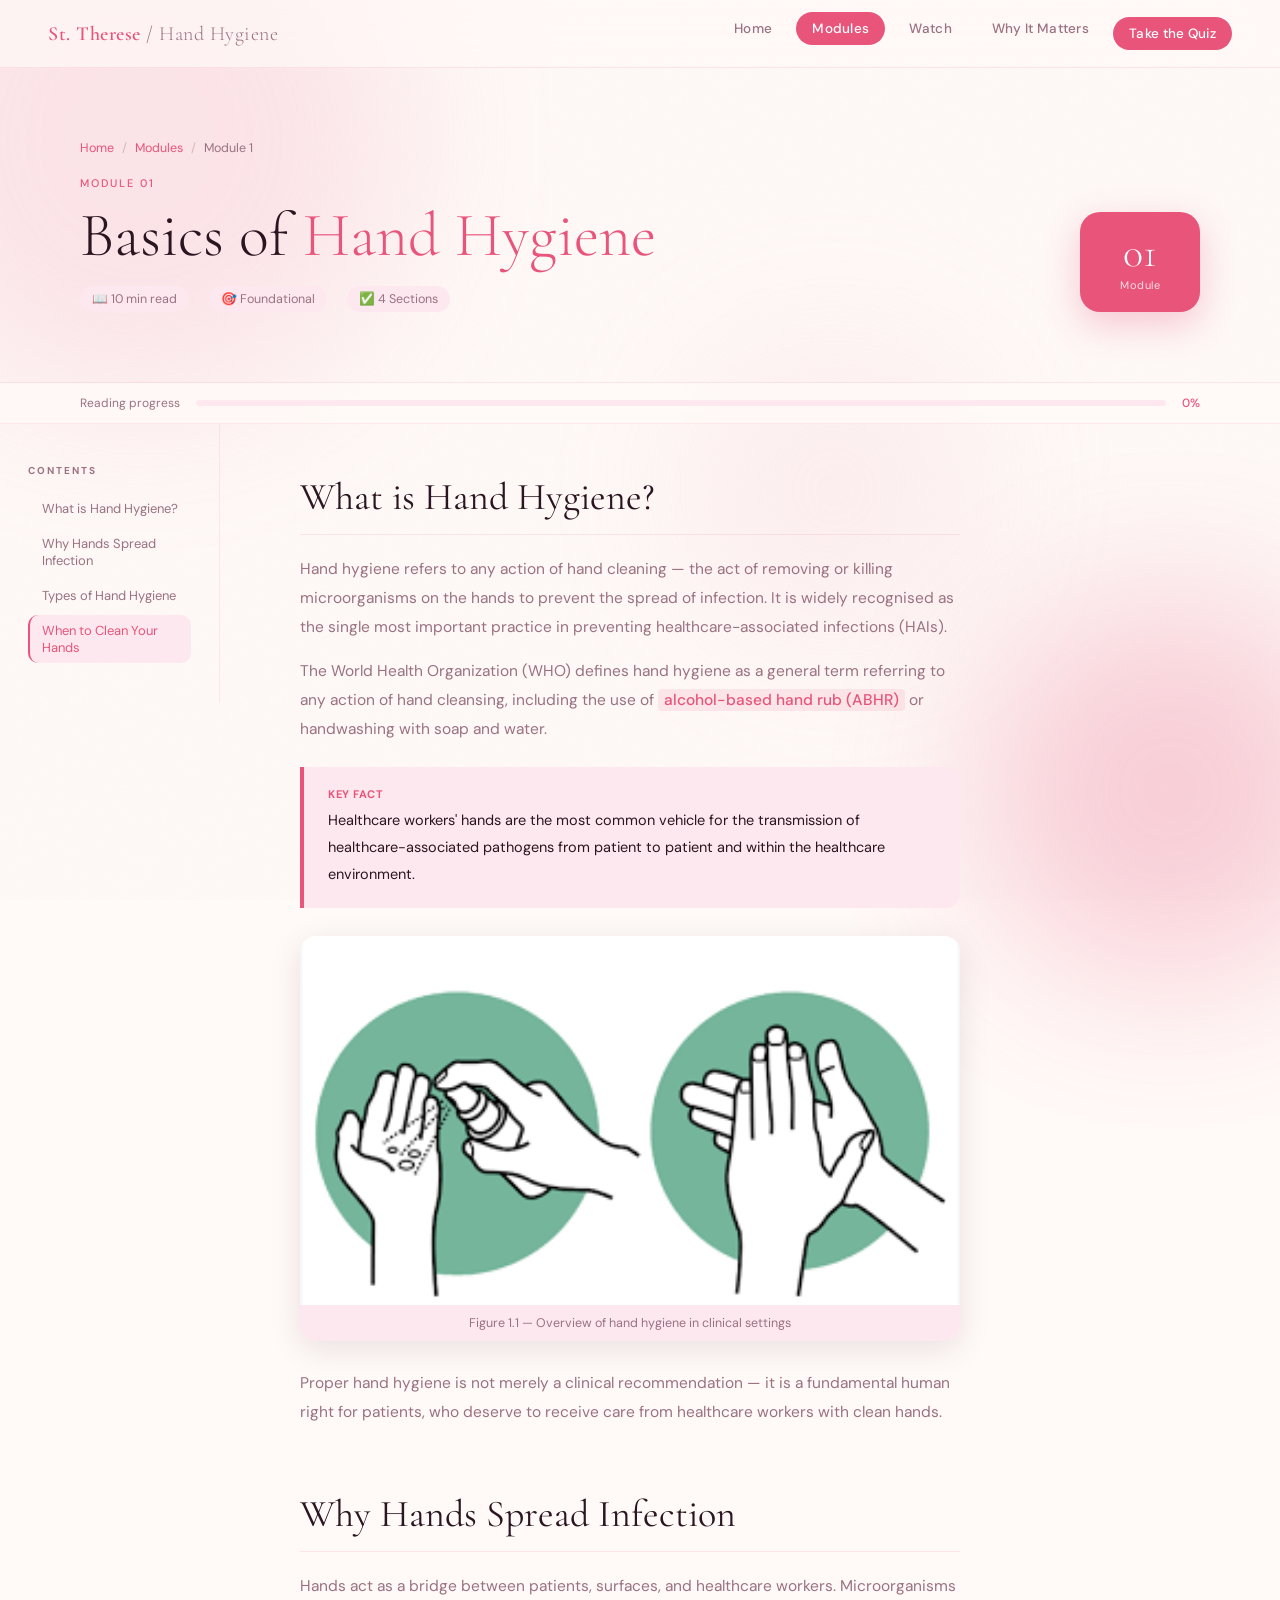
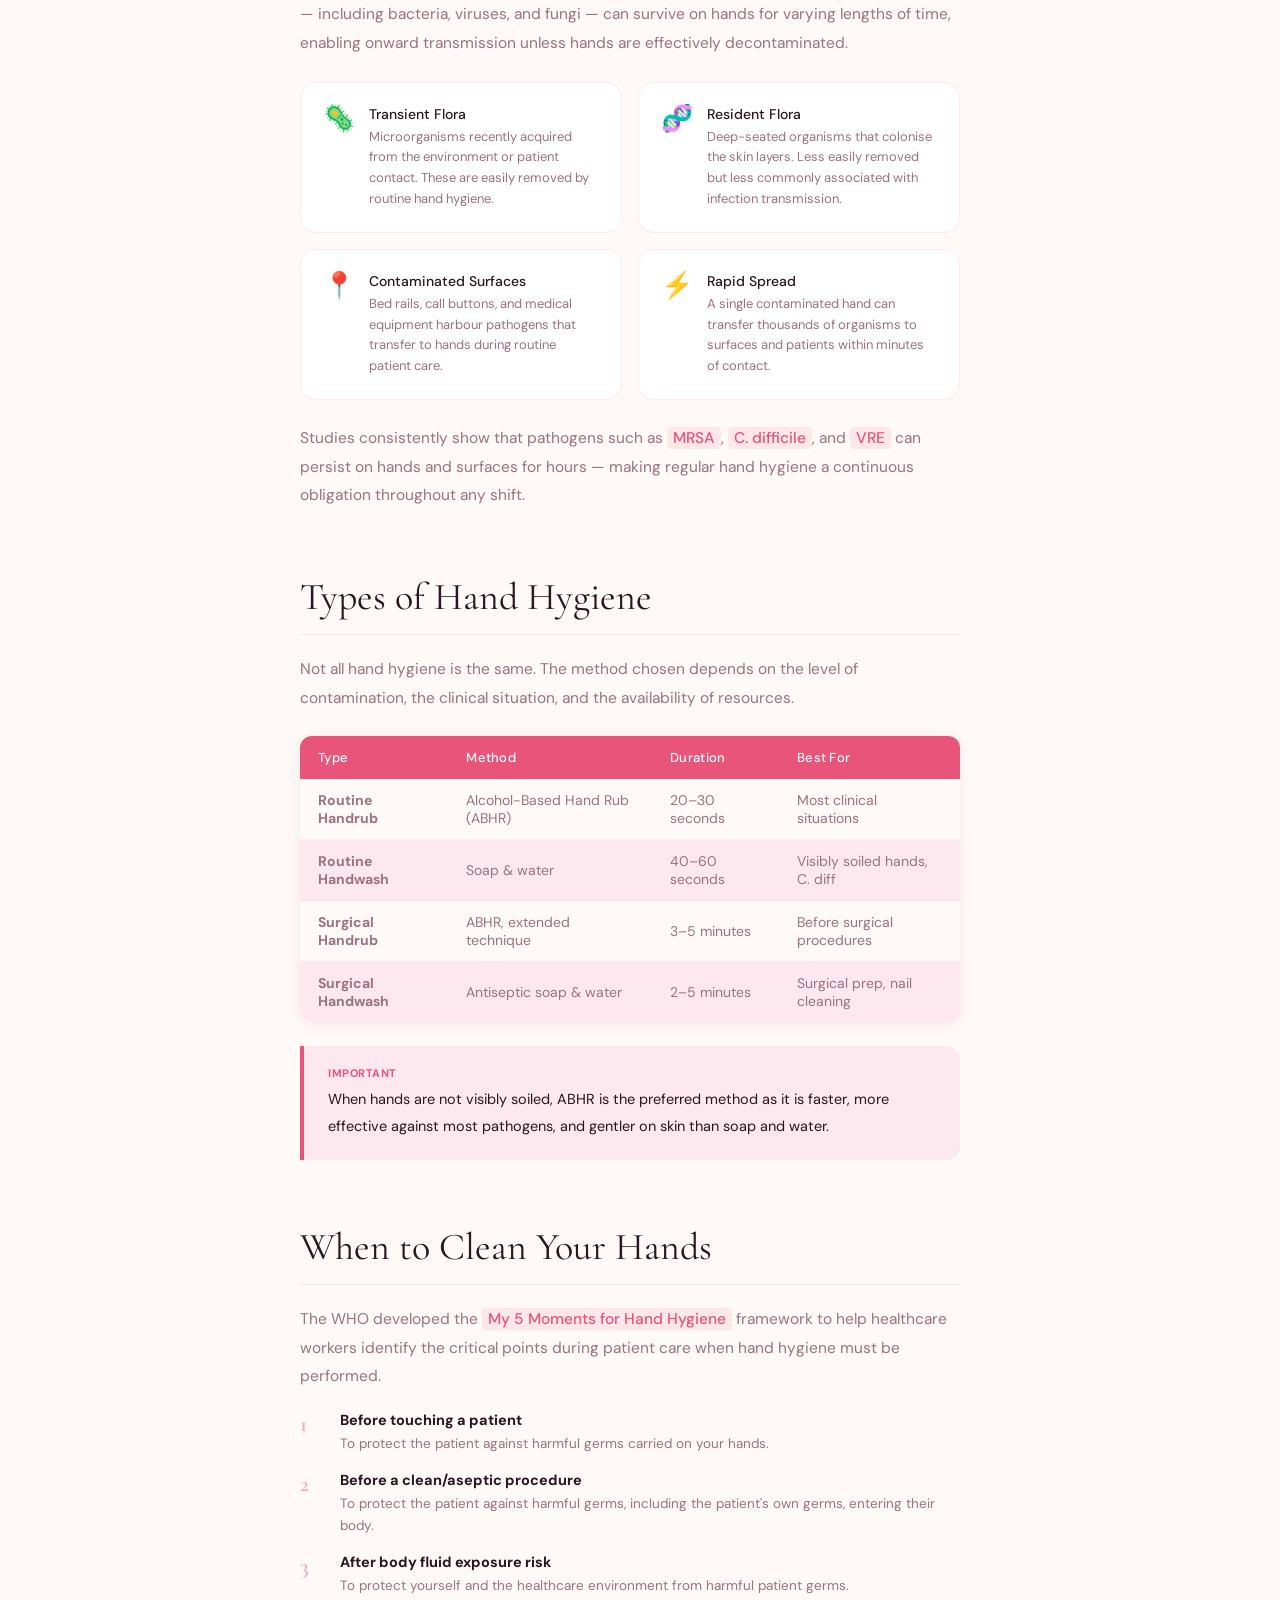
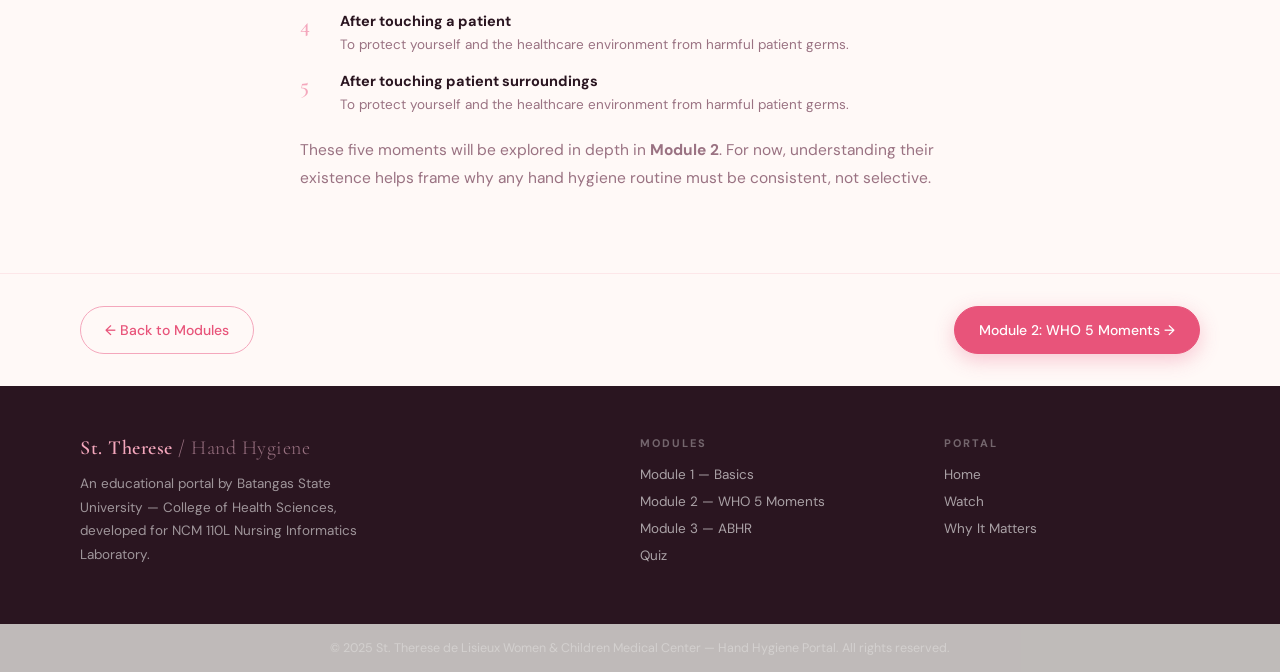
<file: pages/module1.html>
<!DOCTYPE html>
<html lang="en">
<head>
  <meta charset="UTF-8">
  <meta name="viewport" content="width=device-width, initial-scale=1.0">
  <title>Module 1 — Basics of Hand Hygiene</title>
  <link href="https://fonts.googleapis.com/css2?family=Cormorant+Garamond:wght@300;400;600&family=DM+Sans:wght@300;400;500&display=swap" rel="stylesheet">
  <link rel="stylesheet" href="../styles/style.css">
  <link rel="stylesheet" href="../styles/modules.css">
</head>
<body>

  <!-- BACKGROUND BLOBS -->
  <div class="blob blob-1"></div>
  <div class="blob blob-2"></div>
  <div class="blob blob-3"></div>

  <!-- NAVIGATION -->
  <nav>
    <div class="nav-logo">St. Therese <span>/ Hand Hygiene</span></div>
    <ul class="nav-links">
      <li><a href="index.html">Home</a></li>
      <li><a href="module1.html" class="active">Modules</a></li>
      <li><a href="index.html#video">Watch</a></li>
      <li><a href="index.html#why">Why It Matters</a></li>
      <li><a href="quiz.html" class="nav-cta btn">Take the Quiz</a></li>
    </ul>
  </nav>

  <!-- PAGE HERO -->
  <div class="page-hero">
    <div class="page-hero-text">
      <div class="breadcrumb">
        <a href="index.html">Home</a>
        <span>/</span>
        <a href="index.html#modules">Modules</a>
        <span>/</span>
        Module 1
      </div>
      <div class="section-tag">Module 01</div>
      <h1>Basics of <em>Hand Hygiene</em></h1>
      <div class="page-hero-meta">
        <span class="meta-pill">📖 10 min read</span>
        <span class="meta-pill">🎯 Foundational</span>
        <span class="meta-pill">✅ 4 Sections</span>
      </div>
    </div>
    <div class="page-hero-badge">
      <div class="badge-num">01</div>
      <div class="badge-label">Module</div>
    </div>
  </div>

  <!-- READING PROGRESS BAR -->
  <div class="progress-bar-wrap">
    <span class="progress-label">Reading progress</span>
    <div class="progress-track">
      <div class="progress-fill" id="progressFill"></div>
    </div>
    <span class="progress-pct" id="progressPct">0%</span>
  </div>

  <!-- CONTENT LAYOUT -->
  <div class="module-layout">

    <!-- Sidebar TOC -->
    <aside class="module-toc">
      <h4>Contents</h4>
      <ul class="toc-list">
        <li><a href="#s1" class="active">What is Hand Hygiene?</a></li>
        <li><a href="#s2">Why Hands Spread Infection</a></li>
        <li><a href="#s3">Types of Hand Hygiene</a></li>
        <li><a href="#s4">When to Clean Your Hands</a></li>
      </ul>
    </aside>

    <!-- Main Content -->
    <main class="module-content">

      <!-- Section 1 -->
      <div class="content-section" id="s1">
        <h2>What is Hand Hygiene?</h2>
        <p>Hand hygiene refers to any action of hand cleaning — the act of removing or killing microorganisms on the hands to prevent the spread of infection. It is widely recognised as the single most important practice in preventing healthcare-associated infections (HAIs).</p>
        <p>The World Health Organization (WHO) defines hand hygiene as a general term referring to any action of hand cleansing, including the use of <span class="key-term">alcohol-based hand rub (ABHR)</span> or handwashing with soap and water.</p>

        <div class="info-box">
          <strong>Key fact</strong>
          <p>Healthcare workers' hands are the most common vehicle for the transmission of healthcare-associated pathogens from patient to patient and within the healthcare environment.</p>
        </div>

        <figure class="content-img">
          <img src="../assets/mod1.1.png" alt="Hand Hygiene Overview">
          <figcaption>Figure 1.1 — Overview of hand hygiene in clinical settings</figcaption>
        </figure>

        <p>Proper hand hygiene is not merely a clinical recommendation — it is a fundamental human right for patients, who deserve to receive care from healthcare workers with clean hands.</p>
      </div>

      <!-- Section 2 -->
      <div class="content-section" id="s2">
        <h2>Why Hands Spread Infection</h2>
        <p>Hands act as a bridge between patients, surfaces, and healthcare workers. Microorganisms — including bacteria, viruses, and fungi — can survive on hands for varying lengths of time, enabling onward transmission unless hands are effectively decontaminated.</p>

        <div class="icon-grid">
          <div class="icon-card">
            <div class="ic">🦠</div>
            <div>
              <h4>Transient Flora</h4>
              <p>Microorganisms recently acquired from the environment or patient contact. These are easily removed by routine hand hygiene.</p>
            </div>
          </div>
          <div class="icon-card">
            <div class="ic">🧬</div>
            <div>
              <h4>Resident Flora</h4>
              <p>Deep-seated organisms that colonise the skin layers. Less easily removed but less commonly associated with infection transmission.</p>
            </div>
          </div>
          <div class="icon-card">
            <div class="ic">📍</div>
            <div>
              <h4>Contaminated Surfaces</h4>
              <p>Bed rails, call buttons, and medical equipment harbour pathogens that transfer to hands during routine patient care.</p>
            </div>
          </div>
          <div class="icon-card">
            <div class="ic">⚡</div>
            <div>
              <h4>Rapid Spread</h4>
              <p>A single contaminated hand can transfer thousands of organisms to surfaces and patients within minutes of contact.</p>
            </div>
          </div>
        </div>

        <p>Studies consistently show that pathogens such as <span class="key-term">MRSA</span>, <span class="key-term">C. difficile</span>, and <span class="key-term">VRE</span> can persist on hands and surfaces for hours — making regular hand hygiene a continuous obligation throughout any shift.</p>
      </div>

      <!-- Section 3 -->
      <div class="content-section" id="s3">
        <h2>Types of Hand Hygiene</h2>
        <p>Not all hand hygiene is the same. The method chosen depends on the level of contamination, the clinical situation, and the availability of resources.</p>

        <table class="content-table">
          <thead>
            <tr>
              <th>Type</th>
              <th>Method</th>
              <th>Duration</th>
              <th>Best For</th>
            </tr>
          </thead>
          <tbody>
            <tr>
              <td><strong>Routine Handrub</strong></td>
              <td>Alcohol-Based Hand Rub (ABHR)</td>
              <td>20–30 seconds</td>
              <td>Most clinical situations</td>
            </tr>
            <tr>
              <td><strong>Routine Handwash</strong></td>
              <td>Soap &amp; water</td>
              <td>40–60 seconds</td>
              <td>Visibly soiled hands, C. diff</td>
            </tr>
            <tr>
              <td><strong>Surgical Handrub</strong></td>
              <td>ABHR, extended technique</td>
              <td>3–5 minutes</td>
              <td>Before surgical procedures</td>
            </tr>
            <tr>
              <td><strong>Surgical Handwash</strong></td>
              <td>Antiseptic soap &amp; water</td>
              <td>2–5 minutes</td>
              <td>Surgical prep, nail cleaning</td>
            </tr>
          </tbody>
        </table>

        <div class="info-box">
          <strong>Important</strong>
          <p>When hands are not visibly soiled, ABHR is the preferred method as it is faster, more effective against most pathogens, and gentler on skin than soap and water.</p>
        </div>
      </div>

      <!-- Section 4 -->
      <div class="content-section" id="s4">
        <h2>When to Clean Your Hands</h2>
        <p>The WHO developed the <span class="key-term">My 5 Moments for Hand Hygiene</span> framework to help healthcare workers identify the critical points during patient care when hand hygiene must be performed.</p>

        <ul class="numbered-list">
          <li>
            <div class="n">1</div>
            <div class="txt">
              <strong>Before touching a patient</strong>
              <span>To protect the patient against harmful germs carried on your hands.</span>
            </div>
          </li>
          <li>
            <div class="n">2</div>
            <div class="txt">
              <strong>Before a clean/aseptic procedure</strong>
              <span>To protect the patient against harmful germs, including the patient's own germs, entering their body.</span>
            </div>
          </li>
          <li>
            <div class="n">3</div>
            <div class="txt">
              <strong>After body fluid exposure risk</strong>
              <span>To protect yourself and the healthcare environment from harmful patient germs.</span>
            </div>
          </li>
          <li>
            <div class="n">4</div>
            <div class="txt">
              <strong>After touching a patient</strong>
              <span>To protect yourself and the healthcare environment from harmful patient germs.</span>
            </div>
          </li>
          <li>
            <div class="n">5</div>
            <div class="txt">
              <strong>After touching patient surroundings</strong>
              <span>To protect yourself and the healthcare environment from harmful patient germs.</span>
            </div>
          </li>
        </ul>

        <p>These five moments will be explored in depth in <strong>Module 2</strong>. For now, understanding their existence helps frame why any hand hygiene routine must be consistent, not selective.</p>
      </div>

    </main>
  </div>

  <!-- MODULE NAV -->
  <div class="module-nav">
    <a href="../index.html#modules" class="mod-nav-btn">← Back to Modules</a>
    <a href="module2.html" class="mod-nav-btn primary">Module 2: WHO 5 Moments →</a>
  </div>

  <!-- FOOTER -->
  <footer>
    <div class="footer-brand">
      <div class="nav-logo">St. Therese <span>/ Hand Hygiene</span></div>
      <p>An educational portal by Batangas State University — College of Health Sciences, developed for NCM 110L Nursing Informatics Laboratory.</p>
    </div>
    <div class="footer-col">
      <h5>Modules</h5>
      <a href="module1.html">Module 1 — Basics</a>
      <a href="module2.html">Module 2 — WHO 5 Moments</a>
      <a href="module3.html">Module 3 — ABHR</a>
      <a href="quiz.html">Quiz</a>
    </div>
    <div class="footer-col">
      <h5>Portal</h5>
      <a href="../index.html">Home</a>
      <a href="../index.html#video">Watch</a>
      <a href="../index.html#why">Why It Matters</a>
    </div>
  </footer>
  <div class="footer-bottom">
    © 2025 St. Therese de Lisieux Women &amp; Children Medical Center — Hand Hygiene Portal. All rights reserved.
  </div>

  <script src="../scripts/module.js"></script>
</body>
</html>
</file>
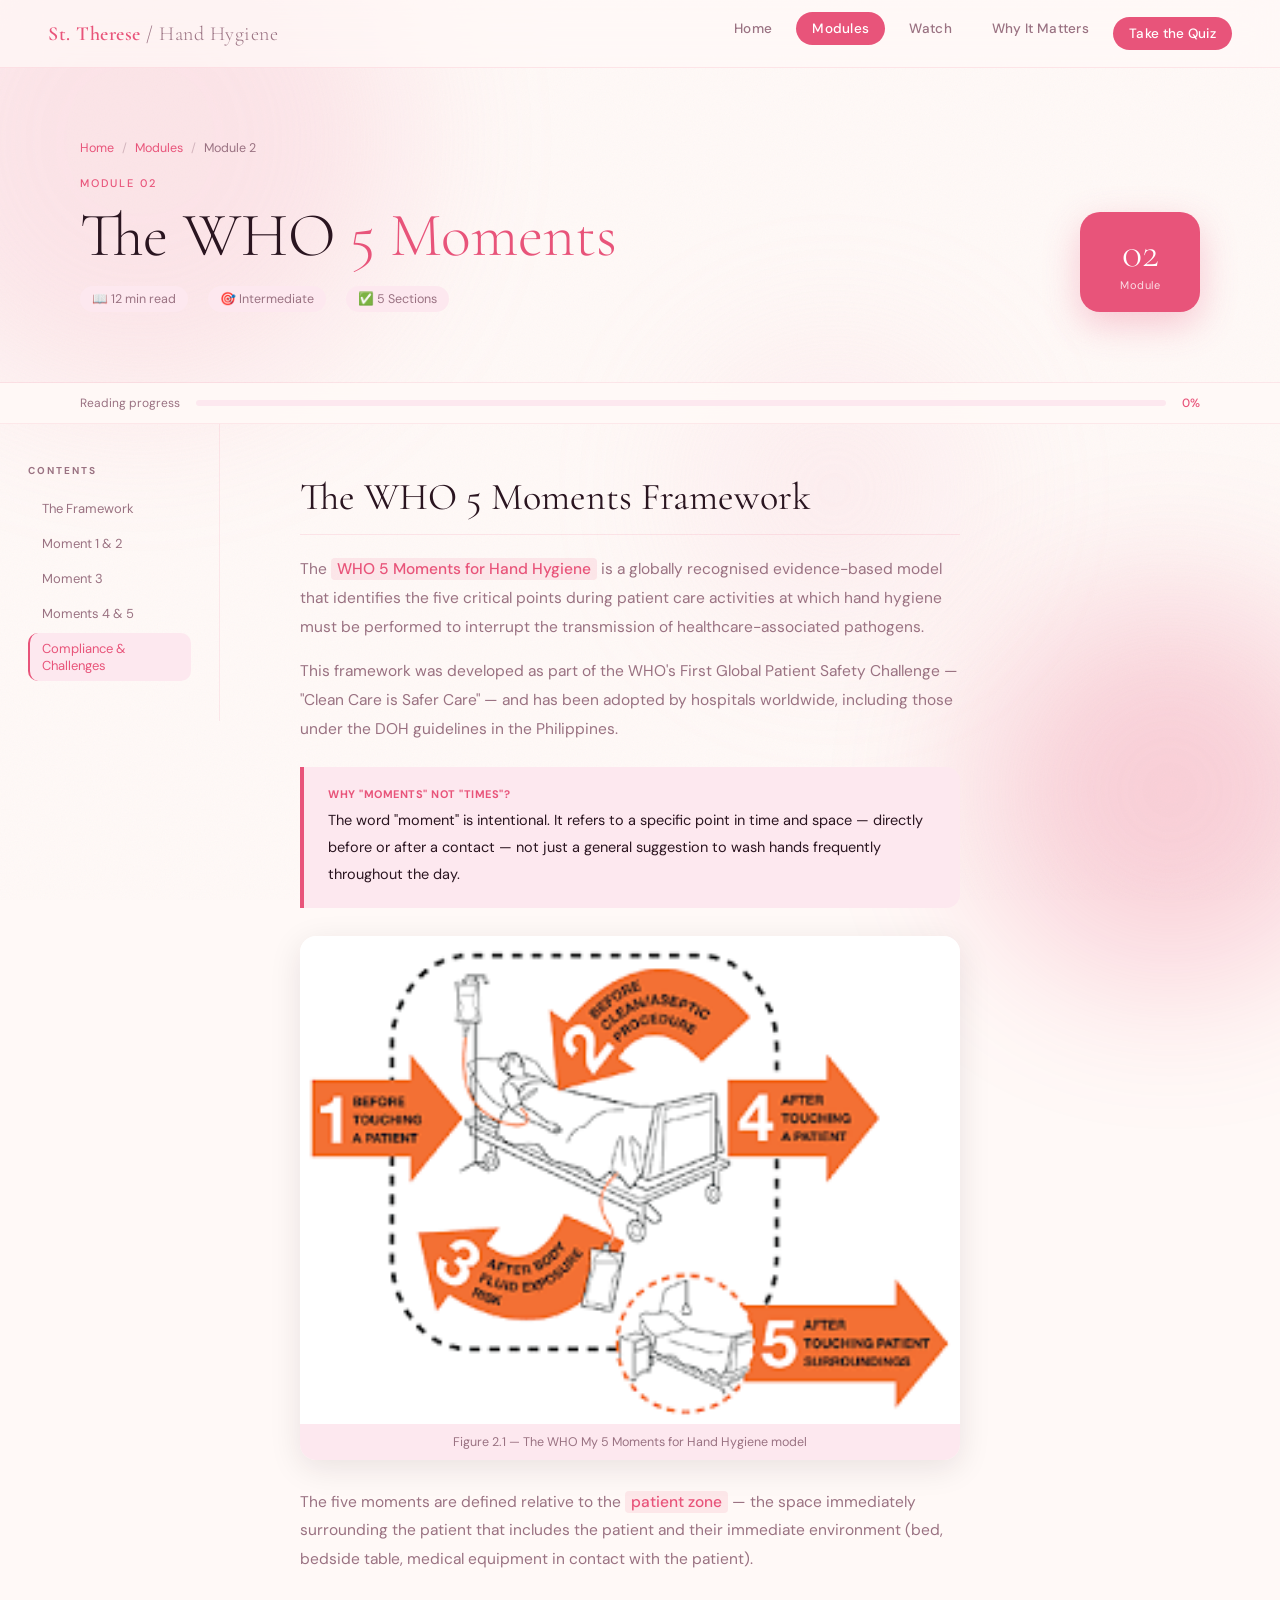
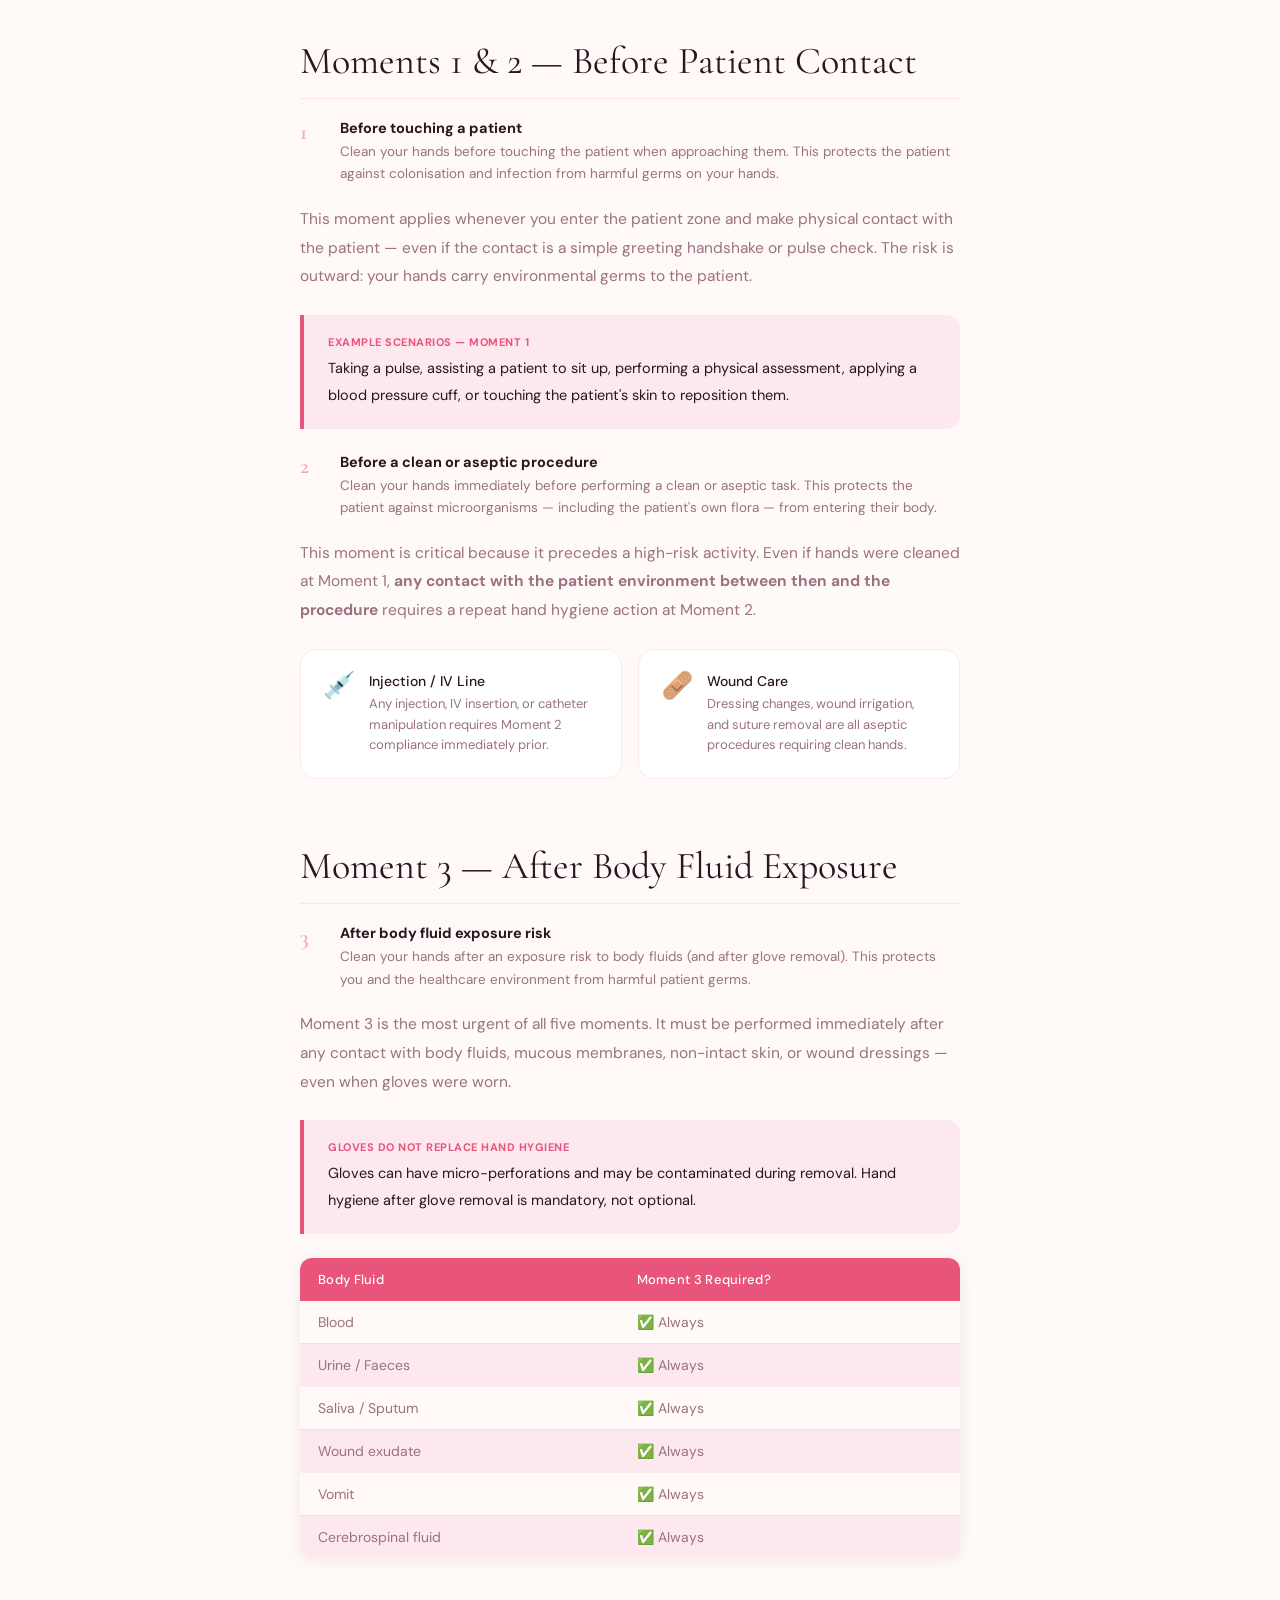
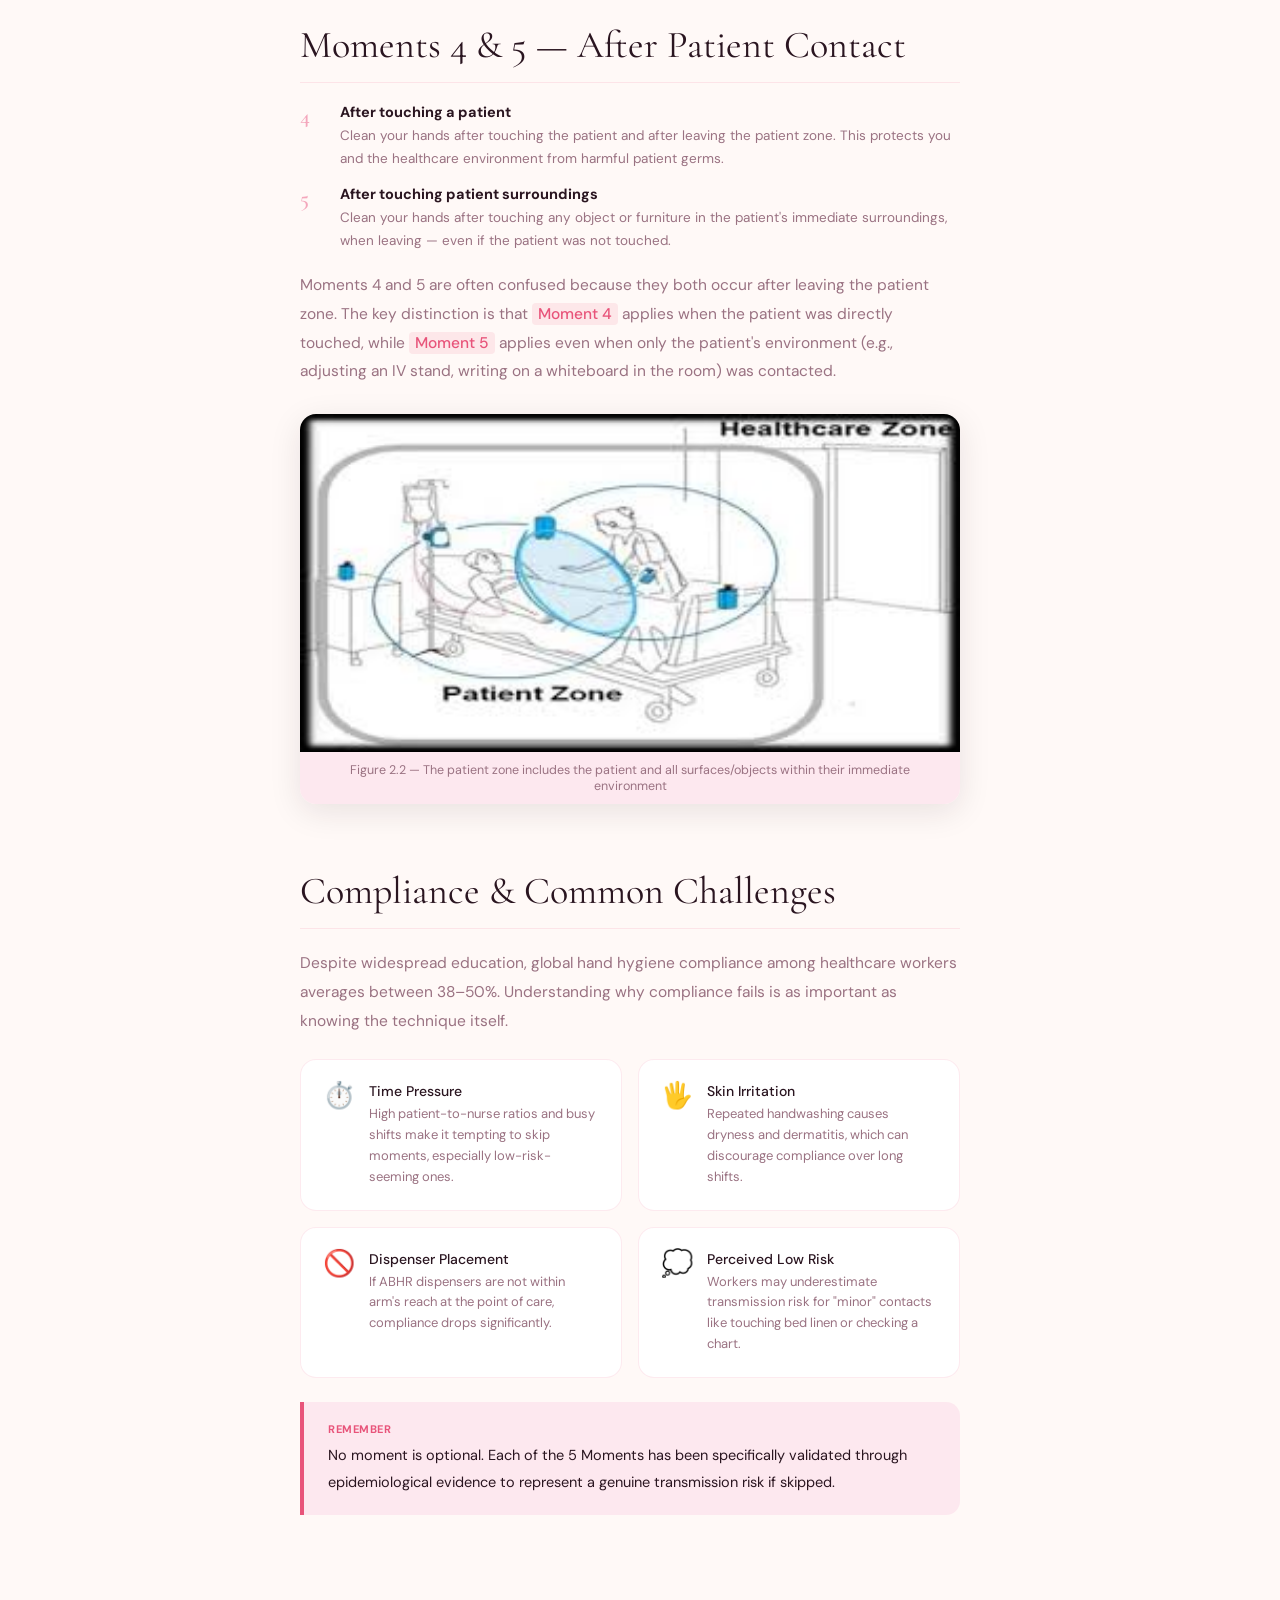
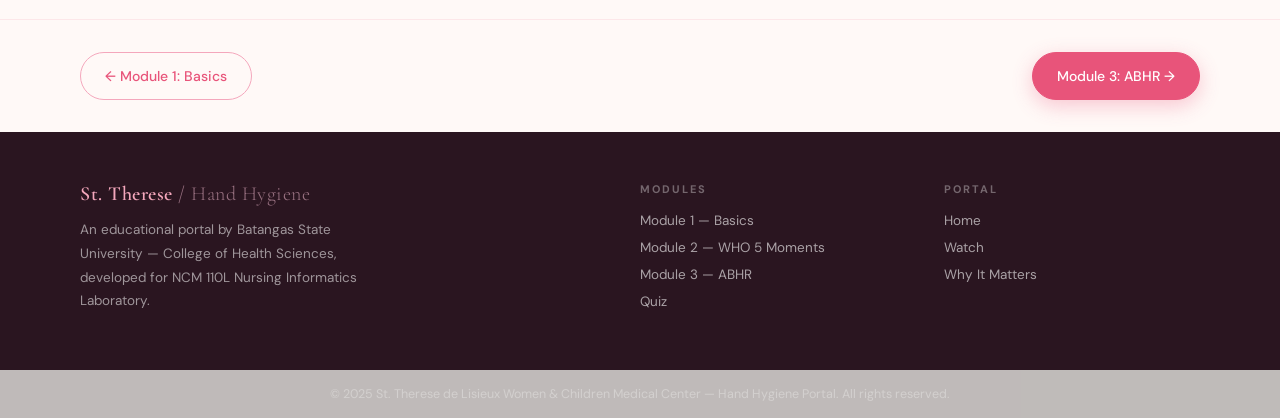
<file: pages/module2.html>
<!DOCTYPE html>
<html lang="en">
<head>
  <meta charset="UTF-8">
  <meta name="viewport" content="width=device-width, initial-scale=1.0">
  <title>Module 2 — WHO 5 Moments</title>
  <link href="https://fonts.googleapis.com/css2?family=Cormorant+Garamond:wght@300;400;600&family=DM+Sans:wght@300;400;500&display=swap" rel="stylesheet">
  <link rel="stylesheet" href="../styles/style.css">
  <link rel="stylesheet" href="../styles/modules.css">
</head>
<body>

  <!-- BACKGROUND BLOBS -->
  <div class="blob blob-1"></div>
  <div class="blob blob-2"></div>
  <div class="blob blob-3"></div>

  <!-- NAVIGATION -->
  <nav>
    <div class="nav-logo">St. Therese <span>/ Hand Hygiene</span></div>
    <ul class="nav-links">
      <li><a href="../index.html">Home</a></li>
      <li><a href="module1.html" class="active">Modules</a></li>
      <li><a href="../index.html#video">Watch</a></li>
      <li><a href="../index.html#why">Why It Matters</a></li>
      <li><a href="../pages/quiz.html" class="nav-cta btn">Take the Quiz</a></li>
    </ul>
  </nav>

  <!-- PAGE HERO -->
  <div class="page-hero">
    <div class="page-hero-text">
      <div class="breadcrumb">
        <a href="../index.html">Home</a>
        <span>/</span>
        <a href="../index.html#modules">Modules</a>
        <span>/</span>
        Module 2
      </div>
      <div class="section-tag">Module 02</div>
      <h1>The WHO <em>5 Moments</em></h1>
      <div class="page-hero-meta">
        <span class="meta-pill">📖 12 min read</span>
        <span class="meta-pill">🎯 Intermediate</span>
        <span class="meta-pill">✅ 5 Sections</span>
      </div>
    </div>
    <div class="page-hero-badge">
      <div class="badge-num">02</div>
      <div class="badge-label">Module</div>
    </div>
  </div>

  <!-- READING PROGRESS BAR -->
  <div class="progress-bar-wrap">
    <span class="progress-label">Reading progress</span>
    <div class="progress-track">
      <div class="progress-fill" id="progressFill"></div>
    </div>
    <span class="progress-pct" id="progressPct">0%</span>
  </div>

  <!-- CONTENT LAYOUT -->
  <div class="module-layout">

    <!-- Sidebar TOC -->
    <aside class="module-toc">
      <h4>Contents</h4>
      <ul class="toc-list">
        <li><a href="#s1" class="active">The Framework</a></li>
        <li><a href="#s2">Moment 1 &amp; 2</a></li>
        <li><a href="#s3">Moment 3</a></li>
        <li><a href="#s4">Moments 4 &amp; 5</a></li>
        <li><a href="#s5">Compliance &amp; Challenges</a></li>
      </ul>
    </aside>

    <!-- Main Content -->
    <main class="module-content">

      <!-- Section 1 -->
      <div class="content-section" id="s1">
        <h2>The WHO 5 Moments Framework</h2>
        <p>The <span class="key-term">WHO 5 Moments for Hand Hygiene</span> is a globally recognised evidence-based model that identifies the five critical points during patient care activities at which hand hygiene must be performed to interrupt the transmission of healthcare-associated pathogens.</p>
        <p>This framework was developed as part of the WHO's First Global Patient Safety Challenge — "Clean Care is Safer Care" — and has been adopted by hospitals worldwide, including those under the DOH guidelines in the Philippines.</p>

        <div class="info-box">
          <strong>Why "Moments" not "Times"?</strong>
          <p>The word "moment" is intentional. It refers to a specific point in time and space — directly before or after a contact — not just a general suggestion to wash hands frequently throughout the day.</p>
        </div>

        <figure class="content-img">
          <img src="../assets/mod2.1.png" alt="WHO 5 Moments Diagram">
          <figcaption>Figure 2.1 — The WHO My 5 Moments for Hand Hygiene model</figcaption>
        </figure>

        <p>The five moments are defined relative to the <span class="key-term">patient zone</span> — the space immediately surrounding the patient that includes the patient and their immediate environment (bed, bedside table, medical equipment in contact with the patient).</p>
      </div>

      <!-- Section 2 -->
      <div class="content-section" id="s2">
        <h2>Moments 1 &amp; 2 — Before Patient Contact</h2>

        <ul class="numbered-list">
          <li>
            <div class="n">1</div>
            <div class="txt">
              <strong>Before touching a patient</strong>
              <span>Clean your hands before touching the patient when approaching them. This protects the patient against colonisation and infection from harmful germs on your hands.</span>
            </div>
          </li>
        </ul>

        <p>This moment applies whenever you enter the patient zone and make physical contact with the patient — even if the contact is a simple greeting handshake or pulse check. The risk is outward: your hands carry environmental germs to the patient.</p>

        <div class="info-box">
          <strong>Example scenarios — Moment 1</strong>
          <p>Taking a pulse, assisting a patient to sit up, performing a physical assessment, applying a blood pressure cuff, or touching the patient's skin to reposition them.</p>
        </div>

        <ul class="numbered-list">
          <li>
            <div class="n">2</div>
            <div class="txt">
              <strong>Before a clean or aseptic procedure</strong>
              <span>Clean your hands immediately before performing a clean or aseptic task. This protects the patient against microorganisms — including the patient's own flora — from entering their body.</span>
            </div>
          </li>
        </ul>

        <p>This moment is critical because it precedes a high-risk activity. Even if hands were cleaned at Moment 1, <strong>any contact with the patient environment between then and the procedure</strong> requires a repeat hand hygiene action at Moment 2.</p>

        <div class="icon-grid">
          <div class="icon-card">
            <div class="ic">💉</div>
            <div>
              <h4>Injection / IV Line</h4>
              <p>Any injection, IV insertion, or catheter manipulation requires Moment 2 compliance immediately prior.</p>
            </div>
          </div>
          <div class="icon-card">
            <div class="ic">🩹</div>
            <div>
              <h4>Wound Care</h4>
              <p>Dressing changes, wound irrigation, and suture removal are all aseptic procedures requiring clean hands.</p>
            </div>
          </div>
        </div>
      </div>

      <!-- Section 3 -->
      <div class="content-section" id="s3">
        <h2>Moment 3 — After Body Fluid Exposure</h2>

        <ul class="numbered-list">
          <li>
            <div class="n">3</div>
            <div class="txt">
              <strong>After body fluid exposure risk</strong>
              <span>Clean your hands after an exposure risk to body fluids (and after glove removal). This protects you and the healthcare environment from harmful patient germs.</span>
            </div>
          </li>
        </ul>

        <p>Moment 3 is the most urgent of all five moments. It must be performed immediately after any contact with body fluids, mucous membranes, non-intact skin, or wound dressings — even when gloves were worn.</p>

        <div class="info-box">
          <strong>Gloves do not replace hand hygiene</strong>
          <p>Gloves can have micro-perforations and may be contaminated during removal. Hand hygiene after glove removal is mandatory, not optional.</p>
        </div>

        <table class="content-table">
          <thead>
            <tr>
              <th>Body Fluid</th>
              <th>Moment 3 Required?</th>
            </tr>
          </thead>
          <tbody>
            <tr><td>Blood</td><td>✅ Always</td></tr>
            <tr><td>Urine / Faeces</td><td>✅ Always</td></tr>
            <tr><td>Saliva / Sputum</td><td>✅ Always</td></tr>
            <tr><td>Wound exudate</td><td>✅ Always</td></tr>
            <tr><td>Vomit</td><td>✅ Always</td></tr>
            <tr><td>Cerebrospinal fluid</td><td>✅ Always</td></tr>
          </tbody>
        </table>
      </div>

      <!-- Section 4 -->
      <div class="content-section" id="s4">
        <h2>Moments 4 &amp; 5 — After Patient Contact</h2>

        <ul class="numbered-list">
          <li>
            <div class="n">4</div>
            <div class="txt">
              <strong>After touching a patient</strong>
              <span>Clean your hands after touching the patient and after leaving the patient zone. This protects you and the healthcare environment from harmful patient germs.</span>
            </div>
          </li>
          <li>
            <div class="n">5</div>
            <div class="txt">
              <strong>After touching patient surroundings</strong>
              <span>Clean your hands after touching any object or furniture in the patient's immediate surroundings, when leaving — even if the patient was not touched.</span>
            </div>
          </li>
        </ul>

        <p>Moments 4 and 5 are often confused because they both occur after leaving the patient zone. The key distinction is that <span class="key-term">Moment 4</span> applies when the patient was directly touched, while <span class="key-term">Moment 5</span> applies even when only the patient's environment (e.g., adjusting an IV stand, writing on a whiteboard in the room) was contacted.</p>

        <figure class="content-img">
          <img src="../assets/mod2.2.jpg" alt="Patient Zone">
          <figcaption>Figure 2.2 — The patient zone includes the patient and all surfaces/objects within their immediate environment</figcaption>
        </figure>
      </div>

      <!-- Section 5 -->
      <div class="content-section" id="s5">
        <h2>Compliance &amp; Common Challenges</h2>
        <p>Despite widespread education, global hand hygiene compliance among healthcare workers averages between 38–50%. Understanding why compliance fails is as important as knowing the technique itself.</p>

        <div class="icon-grid">
          <div class="icon-card">
            <div class="ic">⏱️</div>
            <div>
              <h4>Time Pressure</h4>
              <p>High patient-to-nurse ratios and busy shifts make it tempting to skip moments, especially low-risk-seeming ones.</p>
            </div>
          </div>
          <div class="icon-card">
            <div class="ic">🖐️</div>
            <div>
              <h4>Skin Irritation</h4>
              <p>Repeated handwashing causes dryness and dermatitis, which can discourage compliance over long shifts.</p>
            </div>
          </div>
          <div class="icon-card">
            <div class="ic">🚫</div>
            <div>
              <h4>Dispenser Placement</h4>
              <p>If ABHR dispensers are not within arm's reach at the point of care, compliance drops significantly.</p>
            </div>
          </div>
          <div class="icon-card">
            <div class="ic">💭</div>
            <div>
              <h4>Perceived Low Risk</h4>
              <p>Workers may underestimate transmission risk for "minor" contacts like touching bed linen or checking a chart.</p>
            </div>
          </div>
        </div>

        <div class="info-box">
          <strong>Remember</strong>
          <p>No moment is optional. Each of the 5 Moments has been specifically validated through epidemiological evidence to represent a genuine transmission risk if skipped.</p>
        </div>
      </div>

    </main>
  </div>

  <!-- MODULE NAV -->
  <div class="module-nav">
    <a href="module1.html" class="mod-nav-btn">← Module 1: Basics</a>
    <a href="module3.html" class="mod-nav-btn primary">Module 3: ABHR →</a>
  </div>

  <!-- FOOTER -->
  <footer>
    <div class="footer-brand">
      <div class="nav-logo">St. Therese <span>/ Hand Hygiene</span></div>
      <p>An educational portal by Batangas State University — College of Health Sciences, developed for NCM 110L Nursing Informatics Laboratory.</p>
    </div>
    <div class="footer-col">
      <h5>Modules</h5>
      <a href="module1.html">Module 1 — Basics</a>
      <a href="module2.html">Module 2 — WHO 5 Moments</a>
      <a href="module3.html">Module 3 — ABHR</a>
      <a href="quiz.html">Quiz</a>
    </div>
    <div class="footer-col">
      <h5>Portal</h5>
      <a href="../index.html">Home</a>
      <a href="../index.html#video">Watch</a>
      <a href="../index.html#why">Why It Matters</a>
    </div>
  </footer>
  <div class="footer-bottom">
    © 2025 St. Therese de Lisieux Women &amp; Children Medical Center — Hand Hygiene Portal. All rights reserved.
  </div>

  <script src="../scripts/module.js"></script>
</body>
</html>
</file>
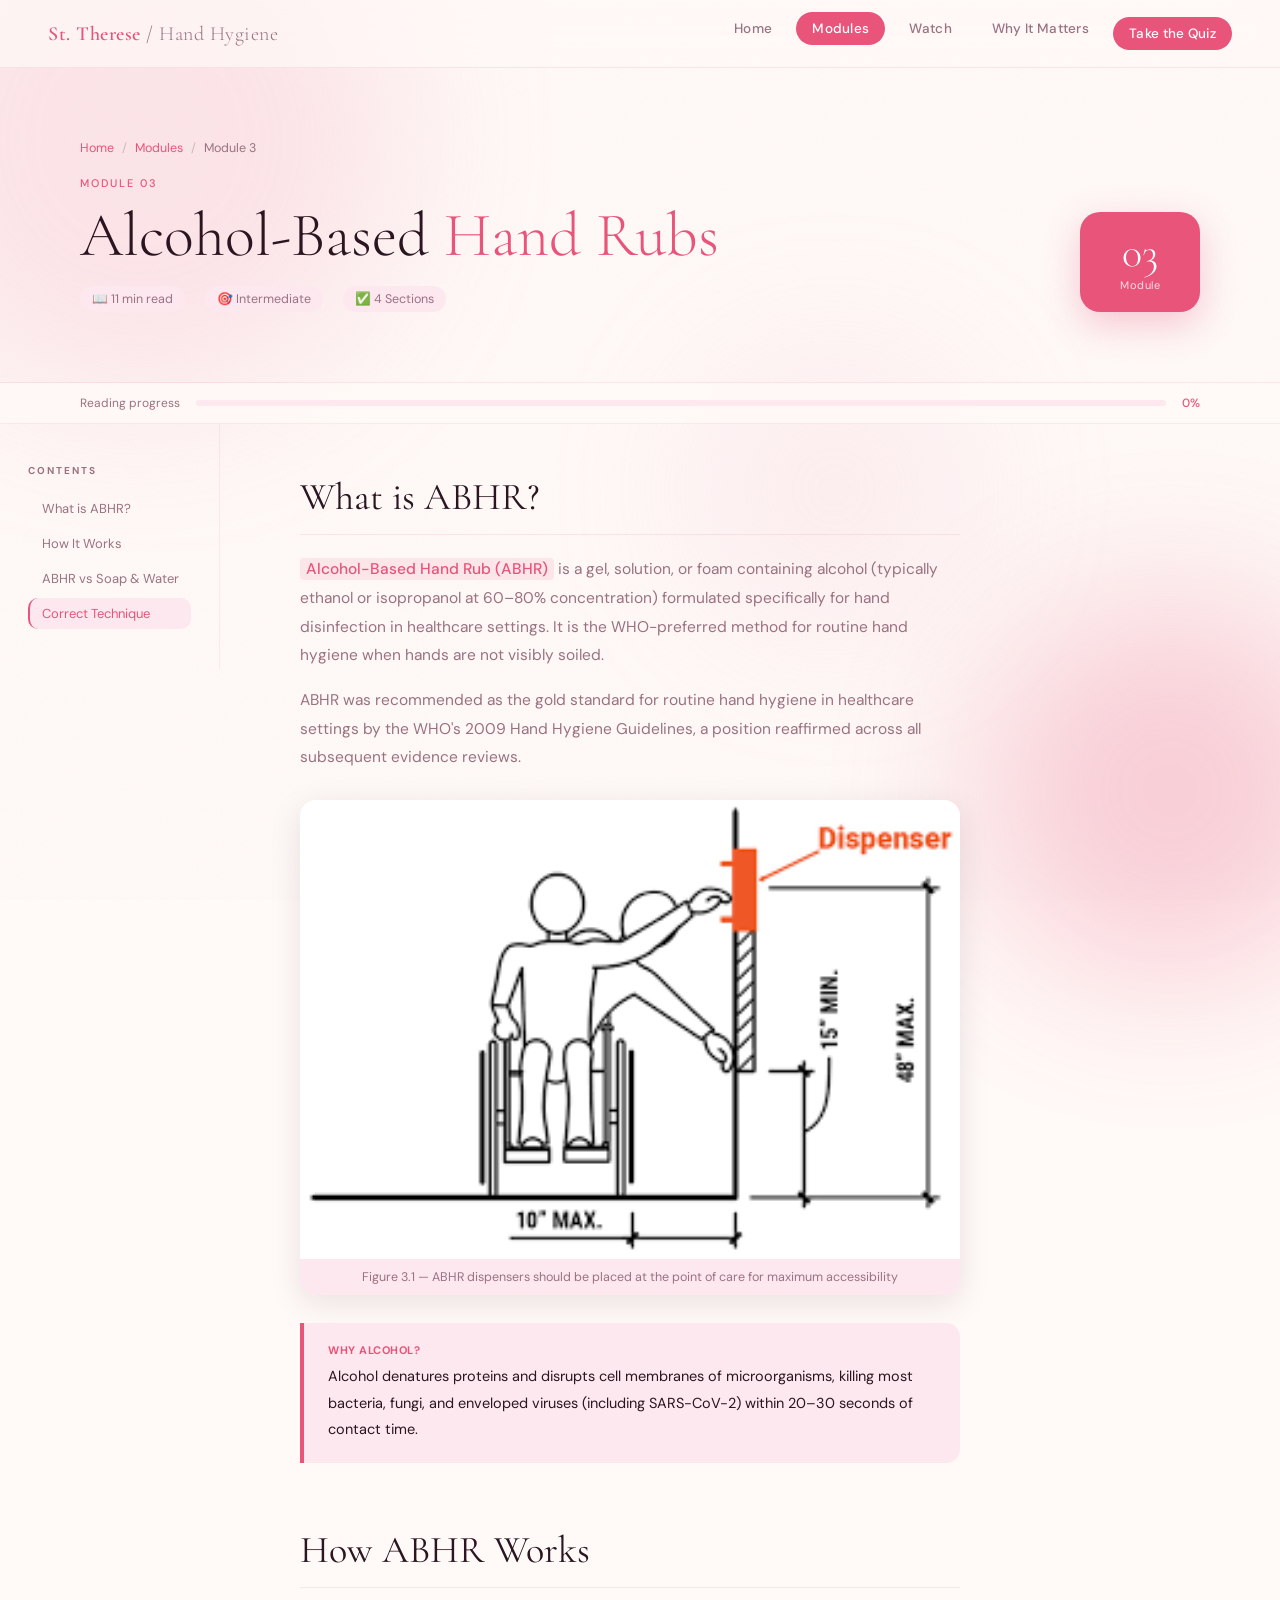
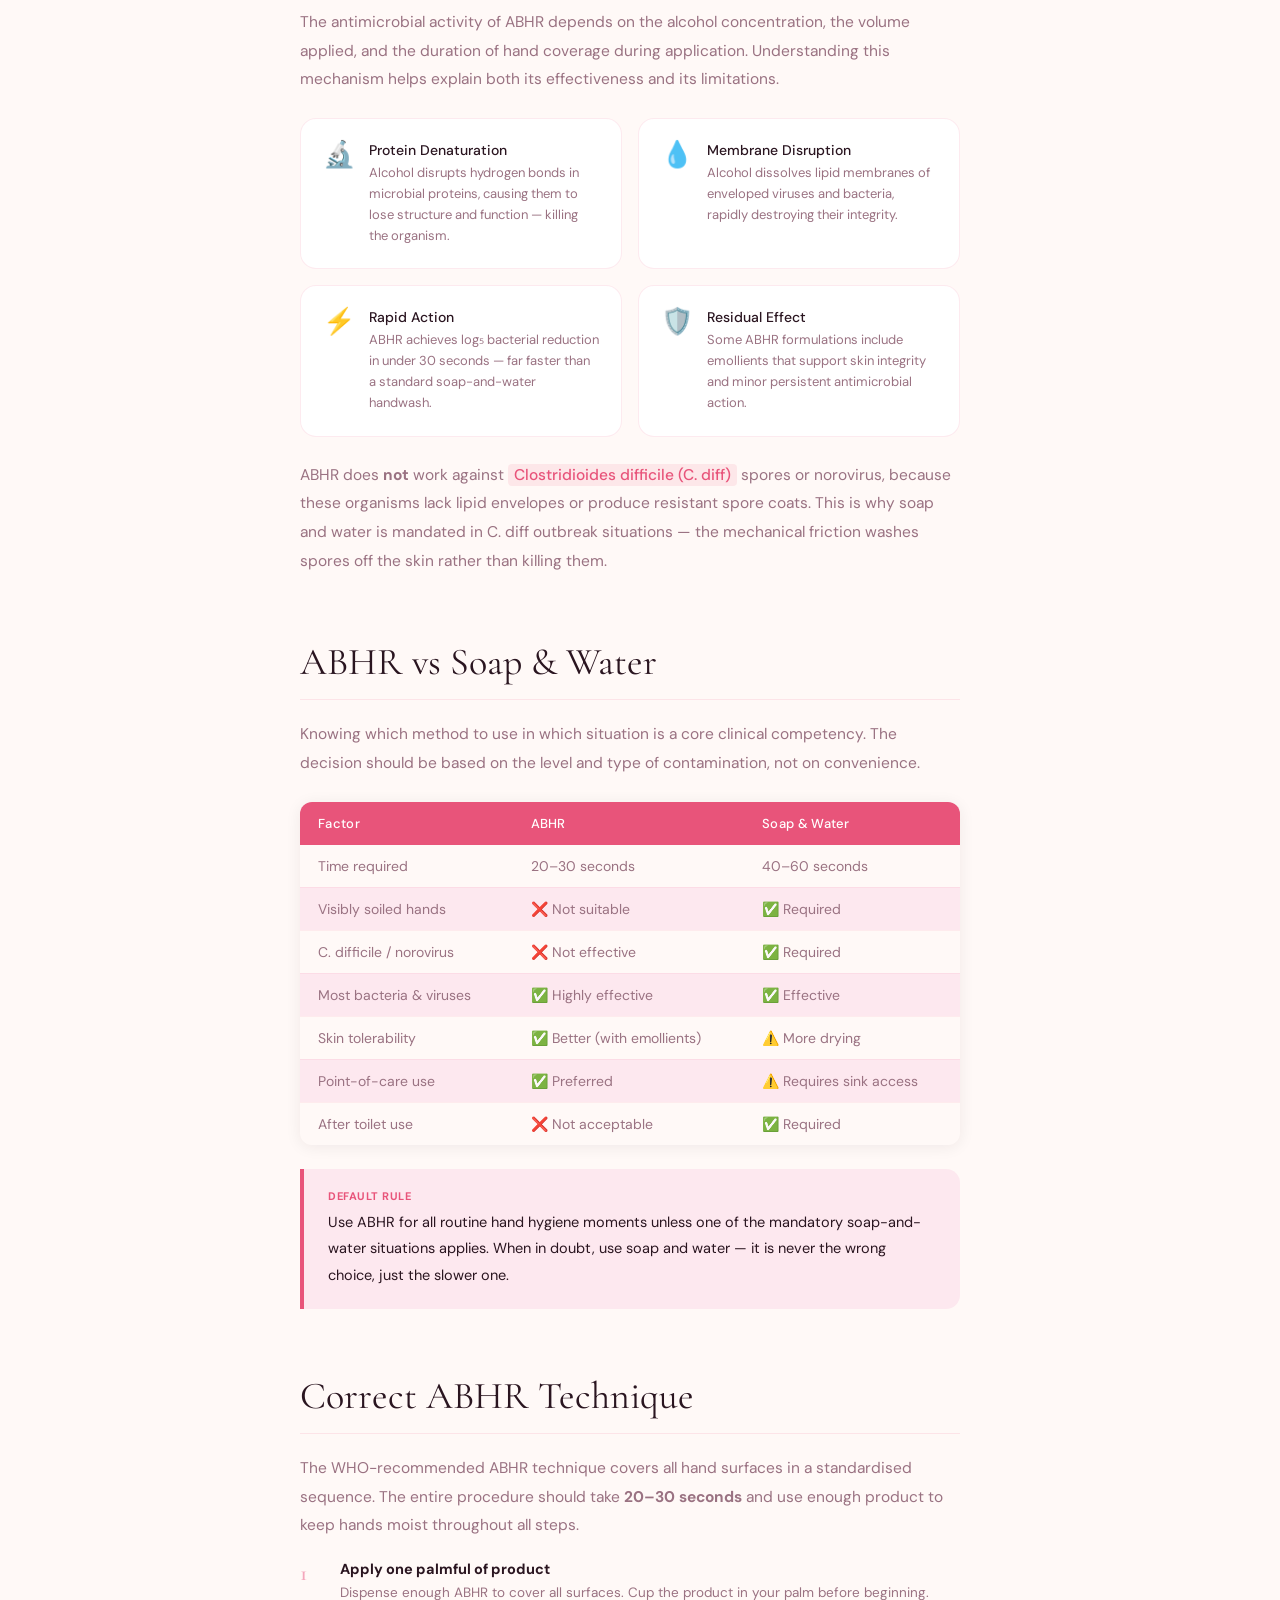
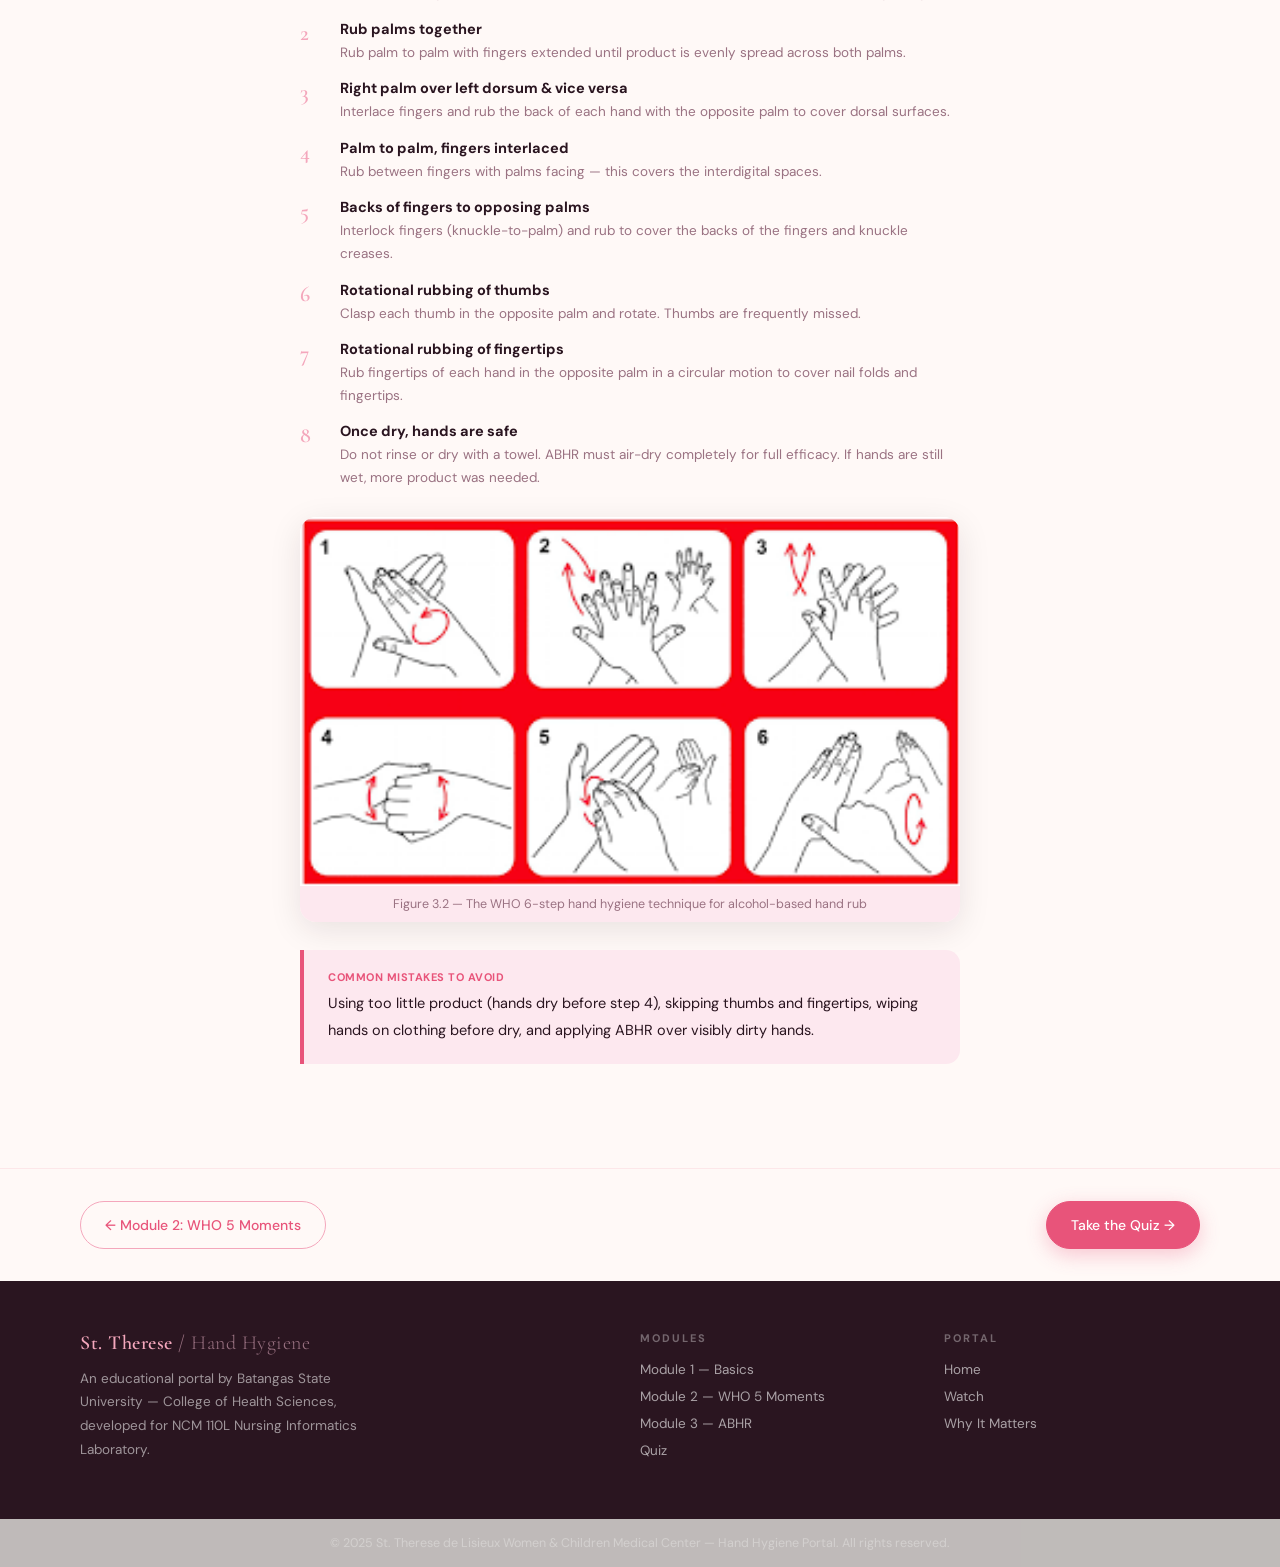
<file: pages/module3.html>
<!DOCTYPE html>
<html lang="en">
<head>
  <meta charset="UTF-8">
  <meta name="viewport" content="width=device-width, initial-scale=1.0">
  <title>Module 3 — Alcohol-Based Hand Rubs</title>
  <link href="https://fonts.googleapis.com/css2?family=Cormorant+Garamond:wght@300;400;600&family=DM+Sans:wght@300;400;500&display=swap" rel="stylesheet">
  <link rel="stylesheet" href="../styles/style.css">
  <link rel="stylesheet" href="../styles/modules.css">
</head>
<body>

  <!-- BACKGROUND BLOBS -->
  <div class="blob blob-1"></div>
  <div class="blob blob-2"></div>
  <div class="blob blob-3"></div>

  <!-- NAVIGATION -->
  <nav>
    <div class="nav-logo">St. Therese <span>/ Hand Hygiene</span></div>
    <ul class="nav-links">
      <li><a href="../index.html">Home</a></li>
      <li><a href="module1.html" class="active">Modules</a></li>
      <li><a href="../index.html#video">Watch</a></li>
      <li><a href="../index.html#why">Why It Matters</a></li>
      <li><a href="../pages/quiz.html" class="nav-cta btn">Take the Quiz</a></li>
    </ul>
  </nav>

  <!-- PAGE HERO -->
  <div class="page-hero">
    <div class="page-hero-text">
      <div class="breadcrumb">
        <a href="../index.html">Home</a>
        <span>/</span>
        <a href="../index.html#modules">Modules</a>
        <span>/</span>
        Module 3
      </div>
      <div class="section-tag">Module 03</div>
      <h1>Alcohol-Based <em>Hand Rubs</em></h1>
      <div class="page-hero-meta">
        <span class="meta-pill">📖 11 min read</span>
        <span class="meta-pill">🎯 Intermediate</span>
        <span class="meta-pill">✅ 4 Sections</span>
      </div>
    </div>
    <div class="page-hero-badge">
      <div class="badge-num">03</div>
      <div class="badge-label">Module</div>
    </div>
  </div>

  <!-- READING PROGRESS BAR -->
  <div class="progress-bar-wrap">
    <span class="progress-label">Reading progress</span>
    <div class="progress-track">
      <div class="progress-fill" id="progressFill"></div>
    </div>
    <span class="progress-pct" id="progressPct">0%</span>
  </div>

  <!-- CONTENT LAYOUT -->
  <div class="module-layout">

    <!-- Sidebar TOC -->
    <aside class="module-toc">
      <h4>Contents</h4>
      <ul class="toc-list">
        <li><a href="#s1" class="active">What is ABHR?</a></li>
        <li><a href="#s2">How It Works</a></li>
        <li><a href="#s3">ABHR vs Soap &amp; Water</a></li>
        <li><a href="#s4">Correct Technique</a></li>
      </ul>
    </aside>

    <!-- Main Content -->
    <main class="module-content">

      <!-- Section 1 -->
      <div class="content-section" id="s1">
        <h2>What is ABHR?</h2>
        <p><span class="key-term">Alcohol-Based Hand Rub (ABHR)</span> is a gel, solution, or foam containing alcohol (typically ethanol or isopropanol at 60–80% concentration) formulated specifically for hand disinfection in healthcare settings. It is the WHO-preferred method for routine hand hygiene when hands are not visibly soiled.</p>
        <p>ABHR was recommended as the gold standard for routine hand hygiene in healthcare settings by the WHO's 2009 Hand Hygiene Guidelines, a position reaffirmed across all subsequent evidence reviews.</p>

        <figure class="content-img">
          <img src="../assets/mod3.1.png" alt="ABHR dispenser">
          <figcaption>Figure 3.1 — ABHR dispensers should be placed at the point of care for maximum accessibility</figcaption>
        </figure>

        <div class="info-box">
          <strong>Why alcohol?</strong>
          <p>Alcohol denatures proteins and disrupts cell membranes of microorganisms, killing most bacteria, fungi, and enveloped viruses (including SARS-CoV-2) within 20–30 seconds of contact time.</p>
        </div>
      </div>

      <!-- Section 2 -->
      <div class="content-section" id="s2">
        <h2>How ABHR Works</h2>
        <p>The antimicrobial activity of ABHR depends on the alcohol concentration, the volume applied, and the duration of hand coverage during application. Understanding this mechanism helps explain both its effectiveness and its limitations.</p>

        <div class="icon-grid">
          <div class="icon-card">
            <div class="ic">🔬</div>
            <div>
              <h4>Protein Denaturation</h4>
              <p>Alcohol disrupts hydrogen bonds in microbial proteins, causing them to lose structure and function — killing the organism.</p>
            </div>
          </div>
          <div class="icon-card">
            <div class="ic">💧</div>
            <div>
              <h4>Membrane Disruption</h4>
              <p>Alcohol dissolves lipid membranes of enveloped viruses and bacteria, rapidly destroying their integrity.</p>
            </div>
          </div>
          <div class="icon-card">
            <div class="ic">⚡</div>
            <div>
              <h4>Rapid Action</h4>
              <p>ABHR achieves log₅ bacterial reduction in under 30 seconds — far faster than a standard soap-and-water handwash.</p>
            </div>
          </div>
          <div class="icon-card">
            <div class="ic">🛡️</div>
            <div>
              <h4>Residual Effect</h4>
              <p>Some ABHR formulations include emollients that support skin integrity and minor persistent antimicrobial action.</p>
            </div>
          </div>
        </div>

        <p>ABHR does <strong>not</strong> work against <span class="key-term">Clostridioides difficile (C. diff)</span> spores or norovirus, because these organisms lack lipid envelopes or produce resistant spore coats. This is why soap and water is mandated in C. diff outbreak situations — the mechanical friction washes spores off the skin rather than killing them.</p>
      </div>

      <!-- Section 3 -->
      <div class="content-section" id="s3">
        <h2>ABHR vs Soap &amp; Water</h2>
        <p>Knowing which method to use in which situation is a core clinical competency. The decision should be based on the level and type of contamination, not on convenience.</p>

        <table class="content-table">
          <thead>
            <tr>
              <th>Factor</th>
              <th>ABHR</th>
              <th>Soap &amp; Water</th>
            </tr>
          </thead>
          <tbody>
            <tr>
              <td>Time required</td>
              <td>20–30 seconds</td>
              <td>40–60 seconds</td>
            </tr>
            <tr>
              <td>Visibly soiled hands</td>
              <td>❌ Not suitable</td>
              <td>✅ Required</td>
            </tr>
            <tr>
              <td>C. difficile / norovirus</td>
              <td>❌ Not effective</td>
              <td>✅ Required</td>
            </tr>
            <tr>
              <td>Most bacteria &amp; viruses</td>
              <td>✅ Highly effective</td>
              <td>✅ Effective</td>
            </tr>
            <tr>
              <td>Skin tolerability</td>
              <td>✅ Better (with emollients)</td>
              <td>⚠️ More drying</td>
            </tr>
            <tr>
              <td>Point-of-care use</td>
              <td>✅ Preferred</td>
              <td>⚠️ Requires sink access</td>
            </tr>
            <tr>
              <td>After toilet use</td>
              <td>❌ Not acceptable</td>
              <td>✅ Required</td>
            </tr>
          </tbody>
        </table>

        <div class="info-box">
          <strong>Default rule</strong>
          <p>Use ABHR for all routine hand hygiene moments unless one of the mandatory soap-and-water situations applies. When in doubt, use soap and water — it is never the wrong choice, just the slower one.</p>
        </div>
      </div>

      <!-- Section 4 -->
      <div class="content-section" id="s4">
        <h2>Correct ABHR Technique</h2>
        <p>The WHO-recommended ABHR technique covers all hand surfaces in a standardised sequence. The entire procedure should take <strong>20–30 seconds</strong> and use enough product to keep hands moist throughout all steps.</p>

        <ul class="numbered-list">
          <li>
            <div class="n">1</div>
            <div class="txt">
              <strong>Apply one palmful of product</strong>
              <span>Dispense enough ABHR to cover all surfaces. Cup the product in your palm before beginning.</span>
            </div>
          </li>
          <li>
            <div class="n">2</div>
            <div class="txt">
              <strong>Rub palms together</strong>
              <span>Rub palm to palm with fingers extended until product is evenly spread across both palms.</span>
            </div>
          </li>
          <li>
            <div class="n">3</div>
            <div class="txt">
              <strong>Right palm over left dorsum &amp; vice versa</strong>
              <span>Interlace fingers and rub the back of each hand with the opposite palm to cover dorsal surfaces.</span>
            </div>
          </li>
          <li>
            <div class="n">4</div>
            <div class="txt">
              <strong>Palm to palm, fingers interlaced</strong>
              <span>Rub between fingers with palms facing — this covers the interdigital spaces.</span>
            </div>
          </li>
          <li>
            <div class="n">5</div>
            <div class="txt">
              <strong>Backs of fingers to opposing palms</strong>
              <span>Interlock fingers (knuckle-to-palm) and rub to cover the backs of the fingers and knuckle creases.</span>
            </div>
          </li>
          <li>
            <div class="n">6</div>
            <div class="txt">
              <strong>Rotational rubbing of thumbs</strong>
              <span>Clasp each thumb in the opposite palm and rotate. Thumbs are frequently missed.</span>
            </div>
          </li>
          <li>
            <div class="n">7</div>
            <div class="txt">
              <strong>Rotational rubbing of fingertips</strong>
              <span>Rub fingertips of each hand in the opposite palm in a circular motion to cover nail folds and fingertips.</span>
            </div>
          </li>
          <li>
            <div class="n">8</div>
            <div class="txt">
              <strong>Once dry, hands are safe</strong>
              <span>Do not rinse or dry with a towel. ABHR must air-dry completely for full efficacy. If hands are still wet, more product was needed.</span>
            </div>
          </li>
        </ul>

        <figure class="content-img">
          <img src="../assets/mod3.2.png" alt="WHO ABHR Technique">
          <figcaption>Figure 3.2 — The WHO 6-step hand hygiene technique for alcohol-based hand rub</figcaption>
        </figure>

        <div class="info-box">
          <strong>Common mistakes to avoid</strong>
          <p>Using too little product (hands dry before step 4), skipping thumbs and fingertips, wiping hands on clothing before dry, and applying ABHR over visibly dirty hands.</p>
        </div>
      </div>

    </main>
  </div>

  <!-- MODULE NAV -->
  <div class="module-nav">
    <a href="module2.html" class="mod-nav-btn">← Module 2: WHO 5 Moments</a>
    <a href="quiz.html" class="mod-nav-btn primary">Take the Quiz →</a>
  </div>

  <!-- FOOTER -->
  <footer>
    <div class="footer-brand">
      <div class="nav-logo">St. Therese <span>/ Hand Hygiene</span></div>
      <p>An educational portal by Batangas State University — College of Health Sciences, developed for NCM 110L Nursing Informatics Laboratory.</p>
    </div>
    <div class="footer-col">
      <h5>Modules</h5>
      <a href="module1.html">Module 1 — Basics</a>
      <a href="module2.html">Module 2 — WHO 5 Moments</a>
      <a href="module3.html">Module 3 — ABHR</a>
      <a href="quiz.html">Quiz</a>
    </div>
    <div class="footer-col">
      <h5>Portal</h5>
      <a href="../index.html">Home</a>
      <a href="../index.html#video">Watch</a>
      <a href="../index.html#why">Why It Matters</a>
    </div>
  </footer>
  <div class="footer-bottom">
    © 2025 St. Therese de Lisieux Women &amp; Children Medical Center — Hand Hygiene Portal. All rights reserved.
  </div>

  <script src="../scripts/module.js"></script>
</body>
</html>
</file>
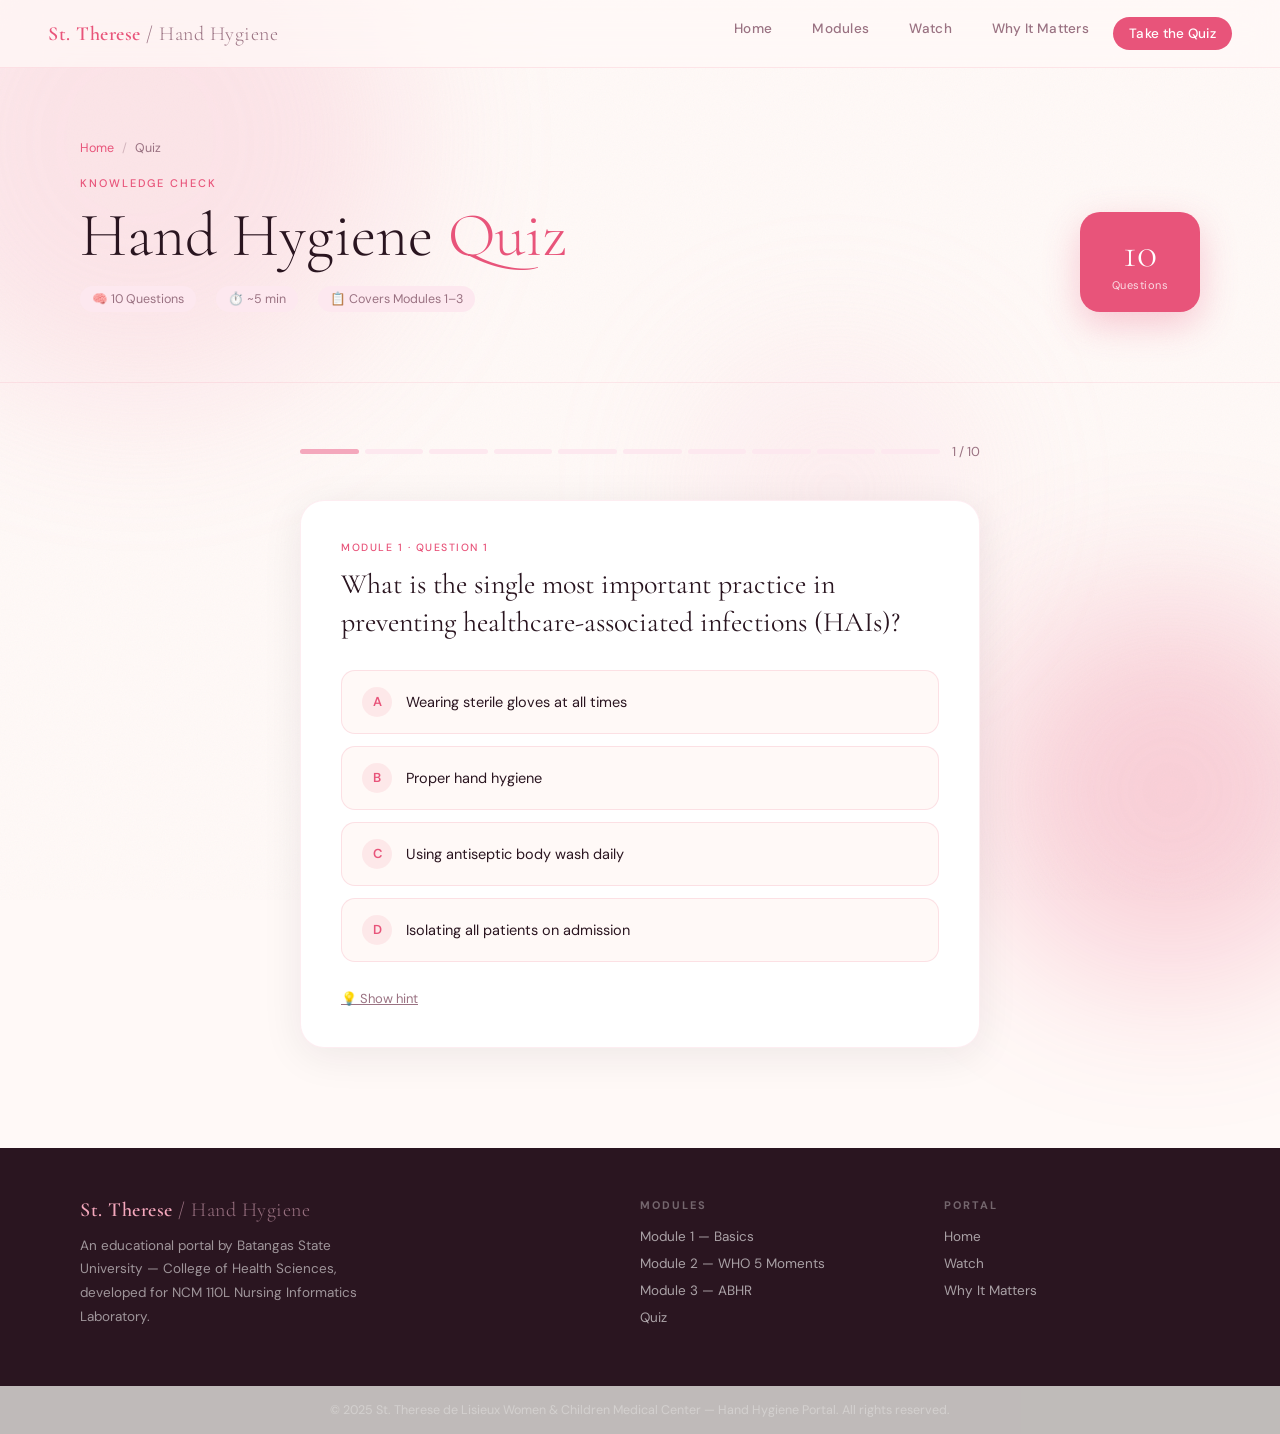
<file: pages/quiz.html>
<!DOCTYPE html>
<html lang="en">
<head>
  <meta charset="UTF-8">
  <meta name="viewport" content="width=device-width, initial-scale=1.0">
  <title>Quiz — Hand Hygiene Portal</title>
  <link href="https://fonts.googleapis.com/css2?family=Cormorant+Garamond:wght@300;400;600&family=DM+Sans:wght@300;400;500&display=swap" rel="stylesheet">
  <link rel="stylesheet" href="../styles/style.css">
  <link rel="stylesheet" href="../styles/modules.css">
</head>
<body>

  <!-- BACKGROUND BLOBS -->
  <div class="blob blob-1"></div>
  <div class="blob blob-2"></div>
  <div class="blob blob-3"></div>

  <!-- NAVIGATION -->
  <nav>
    <div class="nav-logo">St. Therese <span>/ Hand Hygiene</span></div>
    <ul class="nav-links">
      <li><a href="../index.html">Home</a></li>
      <li><a href="../pages/module1.html">Modules</a></li>
      <li><a href="../index.html#video">Watch</a></li>
      <li><a href="../index.html#why">Why It Matters</a></li>
      <li><a href="../pages/quiz.html" class="nav-cta btn active">Take the Quiz</a></li>
    </ul>
  </nav>

  <!-- PAGE HERO -->
  <div class="page-hero">
    <div class="page-hero-text">
      <div class="breadcrumb">
        <a href="../index.html">Home</a>
        <span>/</span>
        Quiz
      </div>
      <div class="section-tag">Knowledge Check</div>
      <h1>Hand Hygiene <em>Quiz</em></h1>
      <div class="page-hero-meta">
        <span class="meta-pill">🧠 10 Questions</span>
        <span class="meta-pill">⏱️ ~5 min</span>
        <span class="meta-pill">📋 Covers Modules 1–3</span>
      </div>
    </div>
    <div class="page-hero-badge">
      <div class="badge-num">10</div>
      <div class="badge-label">Questions</div>
    </div>
  </div>

  <!-- QUIZ WRAPPER -->
  <div class="quiz-wrap">

    <!-- Quiz progress indicators -->
    <div class="quiz-progress">
      <div class="quiz-steps" id="quizSteps"></div>
      <span class="quiz-counter" id="quizCounter">1 / 10</span>
    </div>

    <!-- Question card -->
    <div class="question-card" id="questionCard">
      <div class="q-tag" id="qTag">Question 1</div>
      <h2 id="qText">Loading...</h2>

      <div class="options" id="optionsContainer"></div>

      <div class="hint-text" id="hintText"></div>

      <div class="feedback-box" id="feedbackBox"></div>

      <div class="quiz-actions">
        <button class="hint-btn" id="hintBtn" onclick="showHint()">💡 Show hint</button>
        <button class="btn btn-primary" id="nextBtn" onclick="nextQuestion()" style="display:none;">Next Question →</button>
      </div>
    </div>

    <!-- Result screen (shown after last question) -->
    <div class="result-screen" id="resultScreen">
      <div class="result-score-ring" id="scoreRing">
        <span class="score-num" id="scoreNum">0/10</span>
      </div>
      <h2 id="resultTitle">Well done!</h2>
      <p id="resultMsg">You completed the Hand Hygiene Quiz.</p>
      <div class="result-breakdown">
        <div class="breakdown-item">
          <div class="bd-num" id="bdCorrect">0</div>
          <div class="bd-label">Correct</div>
        </div>
        <div class="breakdown-divider"></div>
        <div class="breakdown-item">
          <div class="bd-num" id="bdWrong">0</div>
          <div class="bd-label">Incorrect</div>
        </div>
        <div class="breakdown-divider"></div>
        <div class="breakdown-item">
          <div class="bd-num" id="bdPct">0%</div>
          <div class="bd-label">Score</div>
        </div>
      </div>
      <div class="result-actions">
        <button class="btn btn-outline" onclick="restartQuiz()">Retake Quiz</button>
        <a href="../index.html#modules" class="btn btn-primary">Back to Modules</a>
      </div>
    </div>

  </div>

  <!-- FOOTER -->
  <footer>
    <div class="footer-brand">
      <div class="nav-logo">St. Therese <span>/ Hand Hygiene</span></div>
      <p>An educational portal by Batangas State University — College of Health Sciences, developed for NCM 110L Nursing Informatics Laboratory.</p>
    </div>
    <div class="footer-col">
      <h5>Modules</h5>
      <a href="module1.html">Module 1 — Basics</a>
      <a href="module2.html">Module 2 — WHO 5 Moments</a>
      <a href="module3.html">Module 3 — ABHR</a>
      <a href="quiz.html">Quiz</a>
    </div>
    <div class="footer-col">
      <h5>Portal</h5>
      <a href="../index.html">Home</a>
      <a href="../index.html#video">Watch</a>
      <a href="../index.html#why">Why It Matters</a>
    </div>
  </footer>
  <div class="footer-bottom">
    © 2025 St. Therese de Lisieux Women &amp; Children Medical Center — Hand Hygiene Portal. All rights reserved.
  </div>

  <script src="../scripts/quiz.js"></script>
</body>
</html>
</file>
<file: styles/style.css>
/* ============================================================
   HAND HYGIENE PORTAL — style.css
   St. Therese de Lisieux Women and Children Medical Center
   ============================================================ */

/* ── TOKENS ── */
:root {
  --rose:   #e8547a;
  --blush:  #f4a7bc;
  --petal:  #fde8ef;
  --cream:  #fff9f7;
  --ink:    #2a1520;
  --muted:  #9a7282;
  --glass:  rgba(255,255,255,0.55);
  --radius: 18px;
}

/* ── RESET ── */
*, *::before, *::after { box-sizing: border-box; margin: 0; padding: 0; }
html { scroll-behavior: smooth; }

body {
  font-family: 'DM Sans', sans-serif;
  background: var(--cream);
  color: var(--ink);
  overflow-x: hidden;
}

/* ── NOISE TEXTURE OVERLAY ── */
body::before {
  content: '';
  position: fixed;
  inset: 0;
  background-image: url("data:image/svg+xml,%3Csvg xmlns='http://www.w3.org/2000/svg' width='200' height='200'%3E%3Cfilter id='n'%3E%3CfeTurbulence type='fractalNoise' baseFrequency='0.75' numOctaves='4' stitchTiles='stitch'/%3E%3C/filter%3E%3Crect width='200' height='200' filter='url(%23n)' opacity='0.035'/%3E%3C/svg%3E");
  pointer-events: none;
  z-index: 0;
}


.blob {
  position: fixed;
  border-radius: 50%;
  filter: blur(80px);
  opacity: 0.25;
  z-index: 0;
  pointer-events: none;
}
.blob-1 { width:520px; height:520px; background:var(--blush); top:-120px; left:-120px; animation:drift 14s ease-in-out infinite alternate; }
.blob-2 { width:380px; height:380px; background:var(--rose);  bottom:-80px; right:-80px; animation:drift 18s ease-in-out infinite alternate-reverse; }
.blob-3 { width:260px; height:260px; background:#f7c5d5;      top:40%; left:55%; animation:drift 10s ease-in-out infinite alternate; }

@keyframes drift {
  from { transform: translate(0,0) scale(1); }
  to   { transform: translate(30px,20px) scale(1.08); }
}

/* ── NAVIGATION ── */
nav {
  position: fixed;
  top: 0; left: 0; right: 0;
  z-index: 100;
  display: flex;
  align-items: center;
  justify-content: space-between;
  padding: 0 48px;
  height: 68px;
  background: rgba(255,249,247,0.72);
  backdrop-filter: blur(18px);
  -webkit-backdrop-filter: blur(18px);
  border-bottom: 1px solid rgba(232,84,122,0.12);
}

.nav-logo {
  font-family: 'Cormorant Garamond', serif;
  font-size: 20px;
  font-weight: 600;
  color: var(--rose);
  letter-spacing: 0.5px;
}
.nav-logo span { color: var(--muted); font-weight: 300; }

.nav-links { display: flex; gap: 8px; list-style: none; }

.nav-links a {
  text-decoration: none;
  color: var(--muted);
  font-size: 13.5px;
  font-weight: 500;
  padding: 8px 16px;
  border-radius: 40px;
  transition: all 0.25s;
  letter-spacing: 0.3px;
}
.nav-links a:hover,
.nav-links a.active { background: var(--rose); color: #fff; }
.nav-cta { background: var(--rose); color: #fff !important; }

/* ── BUTTONS ── */
.btn {
  display: inline-flex;
  align-items: center;
  gap: 8px;
  padding: 14px 28px;
  border-radius: 50px;
  font-size: 14px;
  font-weight: 500;
  cursor: pointer;
  text-decoration: none;
  transition: all 0.25s;
  border: none;
  font-family: 'DM Sans', sans-serif;
}
.btn-primary {
  background: var(--rose);
  color: #fff;
  box-shadow: 0 8px 24px rgba(232,84,122,0.3);
}
.btn-primary:hover { transform: translateY(-2px); box-shadow: 0 12px 32px rgba(232,84,122,0.4); }

.btn-outline {
  background: transparent;
  color: var(--rose);
  border: 1.5px solid var(--blush);
}
.btn-outline:hover { background: var(--petal); }

.btn-white {
  background: #fff;
  color: var(--rose);
  padding: 15px 32px;
  border-radius: 50px;
  font-weight: 500;
  font-size: 14px;
  text-decoration: none;
  display: inline-block;
  white-space: nowrap;
  transition: all 0.25s;
  box-shadow: 0 8px 24px rgba(0,0,0,0.15);
}
.btn-white:hover { transform: translateY(-2px); box-shadow: 0 14px 32px rgba(0,0,0,0.2); }

.btn-group { display: flex; gap: 14px; flex-wrap: wrap; }

/* ── HERO ── */
.hero {
  position: relative;
  z-index: 1;
  min-height: 100vh;
  display: grid;
  grid-template-columns: 1fr 1fr;
  align-items: center;
  padding: 100px 80px 60px;
  gap: 60px;
}

.hero-text { animation: riseUp 1s ease both; }

.hero-eyebrow {
  display: inline-flex;
  align-items: center;
  gap: 8px;
  background: var(--petal);
  border: 1px solid var(--blush);
  color: var(--rose);
  font-size: 11.5px;
  font-weight: 500;
  letter-spacing: 1.5px;
  text-transform: uppercase;
  padding: 6px 14px;
  border-radius: 40px;
  margin-bottom: 24px;
}
.hero-eyebrow::before {
  content: '';
  width: 6px; height: 6px;
  background: var(--rose);
  border-radius: 50%;
  animation: blink 2s ease infinite;
}

.hero h1 {
  font-family: 'Cormorant Garamond', serif;
  font-size: clamp(42px, 6vw, 72px);
  font-weight: 300;
  line-height: 1.1;
  color: var(--ink);
  margin-bottom: 20px;
}
.hero h1 em { font-style: normal; color: var(--rose); }

.hero-sub {
  color: var(--muted);
  font-size: 16px;
  line-height: 1.75;
  max-width: 460px;
  margin-bottom: 36px;
}

/* Hero visual */
.hero-visual { position: relative; animation: riseUp 1s 0.25s ease both; }

.hero-img-wrap {
  position: relative;
  border-radius: 24px;
  overflow: hidden;
  aspect-ratio: 4/5;
  box-shadow: 0 30px 80px rgba(42,21,32,0.15);
}
.hero-img-wrap img {
  width: 100%; height: 100%;
  object-fit: cover;
  display: block;
  transition: transform 0.6s ease;
}
.hero-img-wrap:hover img { transform: scale(1.04); }

.floating-badge {
  position: absolute;
  bottom: -20px; left: -24px;
  background: #fff;
  border-radius: 16px;
  padding: 14px 20px;
  box-shadow: 0 10px 40px rgba(42,21,32,0.14);
  display: flex;
  align-items: center;
  gap: 12px;
  animation: floatBadge 4s ease-in-out infinite;
}
.badge-icon {
  width: 42px; height: 42px;
  background: var(--petal);
  border-radius: 12px;
  display: flex;
  align-items: center;
  justify-content: center;
  font-size: 22px;
}
.badge-text strong { display: block; font-size: 15px; color: var(--ink); }
.badge-text span   { font-size: 12px; color: var(--muted); }

.corner-tag {
  position: absolute;
  top: 20px; right: -16px;
  background: var(--rose);
  color: #fff;
  font-size: 12px;
  font-weight: 500;
  padding: 8px 14px;
  border-radius: 8px;
  writing-mode: vertical-rl;
  letter-spacing: 1.5px;
  text-transform: uppercase;
  box-shadow: 0 4px 12px rgba(232,84,122,0.4);
}

/* ── STATS BAR ── */
.stats-bar {
  position: relative;
  z-index: 1;
  display: grid;
  grid-template-columns: repeat(3, 1fr);
  gap: 1px;
  background: rgba(232,84,122,0.1);
  border-top: 1px solid rgba(232,84,122,0.1);
  border-bottom: 1px solid rgba(232,84,122,0.1);
}
.stat-item {
  background: var(--cream);
  padding: 32px 40px;
  text-align: center;
}
.stat-item .num {
  font-family: 'Cormorant Garamond', serif;
  font-size: 48px;
  font-weight: 300;
  color: var(--rose);
  line-height: 1;
}
.stat-item .label { font-size: 13px; color: var(--muted); margin-top: 4px; }

/* ── SECTION BASE ── */
section {
  position: relative;
  z-index: 1;
  padding: 90px 80px;
}

.section-tag {
  font-size: 11px;
  font-weight: 500;
  letter-spacing: 2px;
  text-transform: uppercase;
  color: var(--rose);
  margin-bottom: 12px;
}
.section-title {
  font-family: 'Cormorant Garamond', serif;
  font-size: clamp(32px, 4vw, 52px);
  font-weight: 300;
  color: var(--ink);
  line-height: 1.2;
  margin-bottom: 16px;
}

/* ── ABOUT ── */
.about-grid {
  display: grid;
  grid-template-columns: 1fr 1fr;
  gap: 60px;
  align-items: center;
  margin-top: 48px;
}
.about-img {
  border-radius: 20px;
  overflow: hidden;
  aspect-ratio: 1;
  box-shadow: 0 20px 60px rgba(42,21,32,0.12);
}
.about-img img { width: 100%; height: 100%; object-fit: cover; display: block; }

.about-body p {
  color: var(--muted);
  line-height: 1.8;
  font-size: 15.5px;
  margin-bottom: 20px;
}

.step-list { margin-top: 28px; display: flex; flex-direction: column; gap: 14px; }

.step-item {
  display: flex;
  align-items: flex-start;
  gap: 16px;
  padding: 16px 20px;
  background: var(--petal);
  border-radius: 14px;
  border-left: 3px solid var(--rose);
}
.step-num {
  font-family: 'Cormorant Garamond', serif;
  font-size: 26px;
  color: var(--blush);
  font-weight: 600;
  line-height: 1;
  min-width: 28px;
}
.step-text strong { display: block; font-size: 14px; color: var(--ink); margin-bottom: 3px; }
.step-text span   { font-size: 13px; color: var(--muted); }

/* ── MODULES ── */
.modules-section { background: var(--petal); }

.modules-grid {
  display: grid;
  grid-template-columns: repeat(3, 1fr);
  gap: 24px;
  margin-top: 48px;
}

.module-card {
  background: #fff;
  border-radius: var(--radius);
  overflow: hidden;
  box-shadow: 0 4px 20px rgba(42,21,32,0.07);
  transition: all 0.3s ease;
  cursor: pointer;
}
.module-card:hover { transform: translateY(-6px); box-shadow: 0 16px 40px rgba(42,21,32,0.12); }

.card-img { aspect-ratio: 16/9; overflow: hidden; background: #f0dde4; }
.card-img img { width: 100%; height: 100%; object-fit: cover; display: block; transition: transform 0.4s; }
.module-card:hover .card-img img { transform: scale(1.06); }

.card-body { padding: 22px; }
.card-tag {
  font-size: 10.5px;
  font-weight: 500;
  letter-spacing: 1.5px;
  text-transform: uppercase;
  color: var(--rose);
  margin-bottom: 8px;
}
.card-body h3 {
  font-family: 'Cormorant Garamond', serif;
  font-size: 22px;
  font-weight: 600;
  color: var(--ink);
  margin-bottom: 8px;
  line-height: 1.3;
}
.card-body p {
  font-size: 13.5px;
  color: var(--muted);
  line-height: 1.65;
  margin-bottom: 16px;
}
.card-link {
  display: inline-flex;
  align-items: center;
  gap: 6px;
  font-size: 13px;
  font-weight: 500;
  color: var(--rose);
  text-decoration: none;
}
.card-link::after { content: '→'; transition: transform 0.2s; }
.card-link:hover::after { transform: translateX(4px); }

/* ── WHY IT MATTERS ── */
.why-grid {
  display: grid;
  grid-template-columns: repeat(2, 1fr);
  gap: 20px;
  margin-top: 48px;
}
.why-card {
  padding: 30px;
  border-radius: var(--radius);
  border: 1px solid rgba(232,84,122,0.14);
  background: var(--glass);
  backdrop-filter: blur(10px);
  display: flex;
  gap: 18px;
  align-items: flex-start;
  transition: border-color 0.3s;
}
.why-card:hover { border-color: var(--blush); }

.why-icon {
  width: 48px; height: 48px;
  background: var(--petal);
  border-radius: 14px;
  display: flex;
  align-items: center;
  justify-content: center;
  font-size: 22px;
  flex-shrink: 0;
}
.why-card h4 { font-size: 15px; font-weight: 500; color: var(--ink); margin-bottom: 6px; }
.why-card p  { font-size: 13.5px; color: var(--muted); line-height: 1.65; }

/* ── VIDEO SECTION ── */
.video-section {
  background: var(--ink);
  padding: 90px 80px;
  position: relative;
  z-index: 1;
}
.video-section .section-tag  { color: var(--blush); }
.video-section .section-title { color: #fff; }
.video-section .section-desc  { color: rgba(255,255,255,0.55); font-size: 15px; line-height: 1.75; margin-top: 8px; max-width: 520px; }

.video-grid {
  display: grid;
  grid-template-columns: 1.6fr 1fr;
  gap: 24px;
  margin-top: 48px;
  align-items: start;
}

/* Main video player */
.video-main .video-thumb {
  position: relative;
  border-radius: 20px;
  overflow: hidden;
  aspect-ratio: 16/9;
  background: #1a0d12;
  cursor: pointer;
  box-shadow: 0 24px 60px rgba(0,0,0,0.5);
}
.video-main .video-thumb img {
  width: 100%; height: 100%;
  object-fit: cover;
  display: block;
  opacity: 0.7;
  transition: opacity 0.3s;
}
.video-main .video-thumb:hover img { opacity: 0.85; }

.play-btn {
  position: absolute;
  top: 50%; left: 50%;
  transform: translate(-50%, -50%);
  width: 72px; height: 72px;
  background: rgba(255,255,255,0.95);
  border-radius: 50%;
  display: flex;
  align-items: center;
  justify-content: center;
  font-size: 28px;
  box-shadow: 0 8px 32px rgba(0,0,0,0.3);
  transition: transform 0.25s, box-shadow 0.25s;
  pointer-events: none;
}
.video-main .video-thumb:hover .play-btn {
  transform: translate(-50%, -50%) scale(1.1);
  box-shadow: 0 12px 40px rgba(0,0,0,0.45);
}

.yt-badge {
  position: absolute;
  top: 14px; left: 14px;
  background: #ff0000;
  color: #fff;
  font-size: 11px;
  font-weight: 600;
  letter-spacing: 0.5px;
  padding: 4px 10px;
  border-radius: 4px;
  display: flex;
  align-items: center;
  gap: 5px;
}

.video-meta { padding: 18px 0 0; }
.video-meta h3 {
  font-family: 'Cormorant Garamond', serif;
  font-size: 22px;
  font-weight: 600;
  color: #fff;
  margin-bottom: 6px;
  line-height: 1.3;
}
.video-meta p  { font-size: 13px; color: rgba(255,255,255,0.45); }
.video-meta .duration {
  display: inline-block;
  margin-top: 10px;
  background: rgba(255,255,255,0.08);
  color: rgba(255,255,255,0.6);
  font-size: 12px;
  padding: 4px 10px;
  border-radius: 20px;
}

/* Sidebar playlist */
.video-playlist { display: flex; flex-direction: column; gap: 14px; }

.playlist-item {
  display: flex;
  gap: 14px;
  align-items: center;
  padding: 14px;
  border-radius: 14px;
  background: rgba(255,255,255,0.05);
  border: 1px solid rgba(255,255,255,0.07);
  cursor: pointer;
  transition: background 0.25s, border-color 0.25s;
}
.playlist-item:hover,
.playlist-item.active {
  background: rgba(232,84,122,0.15);
  border-color: rgba(232,84,122,0.3);
}

.playlist-thumb {
  position: relative;
  width: 90px;
  flex-shrink: 0;
  border-radius: 8px;
  overflow: hidden;
  aspect-ratio: 16/9;
  background: #2a1520;
}
.playlist-thumb img { width: 100%; height: 100%; object-fit: cover; display: block; opacity: 0.7; }
.playlist-thumb .mini-play {
  position: absolute;
  inset: 0;
  display: flex;
  align-items: center;
  justify-content: center;
  font-size: 16px;
}

.playlist-info { flex: 1; }
.playlist-info strong {
  display: block;
  font-size: 13px;
  color: rgba(255,255,255,0.85);
  margin-bottom: 4px;
  line-height: 1.35;
}
.playlist-info span { font-size: 11.5px; color: rgba(255,255,255,0.35); }

/* ── CTA BANNER ── */
.banner {
  background: var(--rose);
  padding: 70px 80px;
  position: relative;
  z-index: 1;
  display: flex;
  align-items: center;
  justify-content: space-between;
  gap: 40px;
  flex-wrap: wrap;
}
.banner-text h2 {
  font-family: 'Cormorant Garamond', serif;
  font-size: clamp(28px, 4vw, 48px);
  font-weight: 300;
  color: #fff;
  margin-bottom: 10px;
}
.banner-text p { color: rgba(255,255,255,0.75); font-size: 15px; }

/* ── FOOTER ── */
footer {
  position: relative;
  z-index: 1;
  background: var(--ink);
  color: rgba(255,255,255,0.55);
  padding: 50px 80px;
  display: grid;
  grid-template-columns: 2fr 1fr 1fr;
  gap: 48px;
}
.footer-brand .nav-logo { color: var(--blush); }
.footer-brand p { font-size: 13.5px; line-height: 1.75; margin-top: 12px; max-width: 280px; }

.footer-col h5 {
  font-size: 11px;
  letter-spacing: 2px;
  text-transform: uppercase;
  color: rgba(255,255,255,0.35);
  margin-bottom: 16px;
}
.footer-col a {
  display: block;
  font-size: 13.5px;
  color: rgba(255,255,255,0.6);
  text-decoration: none;
  margin-bottom: 10px;
  transition: color 0.2s;
}
.footer-col a:hover { color: #fff; }

.footer-bottom {
  background: rgba(0,0,0,0.25);
  text-align: center;
  padding: 16px 80px;
  font-size: 12.5px;
  color: rgba(255,255,255,0.3);
  position: relative;
  z-index: 1;
}

/* ── POPUP ── */
.popup-overlay {
  position: fixed;
  inset: 0;
  background: rgba(42,21,32,0.65);
  backdrop-filter: blur(8px);
  z-index: 999;
  display: flex;
  align-items: center;
  justify-content: center;
  animation: fadeOverlay 0.4s ease;
}
.popup-box {
  background: #fff;
  border-radius: 24px;
  padding: 40px;
  max-width: 500px;
  width: 90%;
  text-align: center;
  position: relative;
  animation: popIn 0.4s cubic-bezier(0.34,1.56,0.64,1);
  box-shadow: 0 40px 100px rgba(42,21,32,0.25);
}
.popup-close {
  position: absolute;
  top: 14px; right: 18px;
  font-size: 22px;
  color: var(--muted);
  cursor: pointer;
  border: none;
  background: none;
  line-height: 1;
  transition: color 0.2s;
}
.popup-close:hover { color: var(--rose); }

.popup-icon { font-size: 48px; margin-bottom: 16px; }
.popup-box h2 {
  font-family: 'Cormorant Garamond', serif;
  font-size: 28px;
  font-weight: 600;
  color: var(--ink);
  margin-bottom: 10px;
}
.popup-box p {
  font-size: 14.5px;
  color: var(--muted);
  line-height: 1.7;
  margin-bottom: 24px;
}

/* ── KEYFRAMES ── */
@keyframes blink       { 0%,100%{opacity:1} 50%{opacity:0.3} }
@keyframes riseUp      { from{opacity:0;transform:translateY(30px)} to{opacity:1;transform:translateY(0)} }
@keyframes floatBadge  { 0%,100%{transform:translateY(0)} 50%{transform:translateY(-8px)} }
@keyframes fadeOverlay { from{opacity:0} to{opacity:1} }
@keyframes popIn       { from{opacity:0;transform:scale(0.85) translateY(20px)} to{opacity:1;transform:scale(1) translateY(0)} }

/* ── RESPONSIVE ── */
@media (max-width: 900px) {
  nav { padding: 0 20px; }
  .nav-links { display: none; }

  .hero { grid-template-columns: 1fr; padding: 100px 24px 40px; gap: 32px; }
  .hero-visual { order: -1; }
  .corner-tag { display: none; }
  .floating-badge { bottom: -12px; left: 8px; }

  section { padding: 60px 24px; }
  .about-grid,
  .modules-grid,
  .why-grid { grid-template-columns: 1fr; }
  .stats-bar { grid-template-columns: 1fr; }

  .video-section { padding: 60px 24px; }
  .video-grid { grid-template-columns: 1fr; }

  .banner { padding: 50px 24px; flex-direction: column; text-align: center; }
  footer  { grid-template-columns: 1fr; padding: 40px 24px; gap: 32px; }
  .footer-bottom { padding: 16px 24px; }
}
</file>
<file: styles/modules.css>
/* ── PAGE HERO (module/quiz banner at top) ── */
.page-hero {
  position: relative;
  z-index: 1;
  padding: 140px 80px 70px;
  display: grid;
  grid-template-columns: 1fr auto;
  align-items: end;
  gap: 40px;
  border-bottom: 1px solid rgba(232,84,122,0.1);
}

.page-hero-text .breadcrumb {
  display: flex;
  align-items: center;
  gap: 8px;
  font-size: 12.5px;
  color: var(--muted);
  margin-bottom: 20px;
}
.page-hero-text .breadcrumb a {
  color: var(--rose);
  text-decoration: none;
  transition: opacity 0.2s;
}
.page-hero-text .breadcrumb a:hover { opacity: 0.7; }
.page-hero-text .breadcrumb span   { opacity: 0.4; }

.page-hero h1 {
  font-family: 'Cormorant Garamond', serif;
  font-size: clamp(36px, 5vw, 62px);
  font-weight: 300;
  line-height: 1.1;
  color: var(--ink);
  margin-bottom: 16px;
}
.page-hero h1 em { font-style: normal; color: var(--rose); }

.page-hero-meta {
  display: flex;
  gap: 20px;
  flex-wrap: wrap;
  margin-top: 8px;
}
.meta-pill {
  display: inline-flex;
  align-items: center;
  gap: 6px;
  font-size: 12.5px;
  color: var(--muted);
  background: var(--petal);
  padding: 5px 12px;
  border-radius: 20px;
}

.page-hero-badge {
  background: var(--rose);
  color: #fff;
  border-radius: 20px;
  padding: 20px 28px;
  text-align: center;
  min-width: 120px;
  box-shadow: 0 12px 36px rgba(232,84,122,0.3);
}
.page-hero-badge .badge-num {
  font-family: 'Cormorant Garamond', serif;
  font-size: 42px;
  font-weight: 300;
  line-height: 1;
}
.page-hero-badge .badge-label {
  font-size: 11px;
  opacity: 0.8;
  letter-spacing: 0.5px;
  margin-top: 4px;
}

/* ── PROGRESS BAR (module pages) ── */
.progress-bar-wrap {
  position: sticky;
  top: 68px;
  z-index: 90;
  background: rgba(255,249,247,0.92);
  backdrop-filter: blur(12px);
  border-bottom: 1px solid rgba(232,84,122,0.1);
  padding: 12px 80px;
  display: flex;
  align-items: center;
  gap: 16px;
}
.progress-label { font-size: 12px; color: var(--muted); white-space: nowrap; }
.progress-track {
  flex: 1;
  height: 6px;
  background: var(--petal);
  border-radius: 10px;
  overflow: hidden;
}
.progress-fill {
  height: 100%;
  background: linear-gradient(90deg, var(--blush), var(--rose));
  border-radius: 10px;
  transition: width 0.5s ease;
  width: 0%;
}
.progress-pct { font-size: 12px; font-weight: 500; color: var(--rose); white-space: nowrap; }

/* ── MODULE CONTENT LAYOUT ── */
.module-layout {
  position: relative;
  z-index: 1;
  display: grid;
  grid-template-columns: 220px 1fr;
  gap: 0;
  min-height: 60vh;
}

/* Sidebar TOC */
.module-toc {
  position: sticky;
  top: 116px;
  height: fit-content;
  padding: 40px 28px;
  border-right: 1px solid rgba(232,84,122,0.1);
}
.module-toc h4 {
  font-size: 10px;
  letter-spacing: 2px;
  text-transform: uppercase;
  color: var(--muted);
  margin-bottom: 16px;
}
.toc-list { list-style: none; display: flex; flex-direction: column; gap: 4px; }
.toc-list a {
  display: block;
  font-size: 13px;
  color: var(--muted);
  text-decoration: none;
  padding: 7px 12px;
  border-radius: 10px;
  transition: all 0.2s;
  border-left: 2px solid transparent;
}
.toc-list a:hover  { color: var(--rose); background: var(--petal); }
.toc-list a.active { color: var(--rose); background: var(--petal); border-left-color: var(--rose); }

/* Main content area */
.module-content {
  padding: 50px 80px 80px;
  max-width: 820px;
}

/* Content sections */
.content-section { margin-bottom: 64px; }
.content-section:last-child { margin-bottom: 0; }

.content-section h2 {
  font-family: 'Cormorant Garamond', serif;
  font-size: clamp(26px, 3vw, 38px);
  font-weight: 400;
  color: var(--ink);
  margin-bottom: 20px;
  padding-bottom: 14px;
  border-bottom: 1px solid rgba(232,84,122,0.12);
}

.content-section p {
  color: var(--muted);
  font-size: 15.5px;
  line-height: 1.85;
  margin-bottom: 16px;
}
.content-section p:last-child { margin-bottom: 0; }

/* Info box */
.info-box {
  background: var(--petal);
  border-left: 4px solid var(--rose);
  border-radius: 0 14px 14px 0;
  padding: 20px 24px;
  margin: 24px 0;
}
.info-box strong {
  display: block;
  font-size: 13px;
  color: var(--rose);
  letter-spacing: 0.5px;
  margin-bottom: 6px;
  text-transform: uppercase;
  font-size: 11px;
}
.info-box p { color: var(--ink); font-size: 14.5px; margin: 0; }

/* Key terms */
.key-term {
  display: inline;
  background: rgba(232,84,122,0.1);
  color: var(--rose);
  font-weight: 500;
  padding: 1px 6px;
  border-radius: 4px;
}

/* Content image placeholder */
.content-img {
  width: 100%;
  border-radius: 16px;
  overflow: hidden;
  margin: 28px 0;
  box-shadow: 0 8px 32px rgba(42,21,32,0.1);
}
.content-img img { width: 100%; display: block; }
.content-img figcaption {
  padding: 10px 16px;
  background: var(--petal);
  font-size: 12.5px;
  color: var(--muted);
  text-align: center;
}

/* Numbered list */
.numbered-list { list-style: none; display: flex; flex-direction: column; gap: 16px; margin: 20px 0; }
.numbered-list li {
  display: flex;
  gap: 16px;
  align-items: flex-start;
}
.numbered-list li .n {
  font-family: 'Cormorant Garamond', serif;
  font-size: 22px;
  color: var(--blush);
  font-weight: 600;
  line-height: 1.2;
  min-width: 24px;
}
.numbered-list li .txt strong {
  display: block;
  font-size: 14.5px;
  color: var(--ink);
  margin-bottom: 3px;
}
.numbered-list li .txt span { font-size: 13.5px; color: var(--muted); line-height: 1.6; }

/* Icon grid */
.icon-grid {
  display: grid;
  grid-template-columns: repeat(2, 1fr);
  gap: 16px;
  margin: 24px 0;
}
.icon-card {
  background: #fff;
  border: 1px solid rgba(232,84,122,0.12);
  border-radius: 16px;
  padding: 22px;
  display: flex;
  gap: 14px;
  align-items: flex-start;
  transition: border-color 0.25s, box-shadow 0.25s;
}
.icon-card:hover { border-color: var(--blush); box-shadow: 0 4px 20px rgba(232,84,122,0.08); }
.icon-card .ic { font-size: 26px; line-height: 1; }
.icon-card h4 { font-size: 14px; font-weight: 500; color: var(--ink); margin-bottom: 4px; }
.icon-card p  { font-size: 13px; color: var(--muted); line-height: 1.6; margin: 0; }

/* Table */
.content-table {
  width: 100%;
  border-collapse: collapse;
  margin: 24px 0;
  font-size: 14px;
  border-radius: 12px;
  overflow: hidden;
  box-shadow: 0 2px 16px rgba(42,21,32,0.07);
}
.content-table th {
  background: var(--rose);
  color: #fff;
  padding: 13px 18px;
  text-align: left;
  font-weight: 500;
  font-size: 13px;
  letter-spacing: 0.3px;
}
.content-table td {
  padding: 12px 18px;
  color: var(--muted);
  border-bottom: 1px solid rgba(232,84,122,0.08);
}
.content-table tr:last-child td { border-bottom: none; }
.content-table tr:nth-child(even) td { background: var(--petal); }

/* Module nav (prev/next) */
.module-nav {
  position: relative;
  z-index: 1;
  display: flex;
  justify-content: space-between;
  align-items: center;
  padding: 32px 80px;
  border-top: 1px solid rgba(232,84,122,0.1);
  gap: 20px;
  flex-wrap: wrap;
}
.mod-nav-btn {
  display: inline-flex;
  align-items: center;
  gap: 10px;
  padding: 14px 24px;
  border-radius: 50px;
  font-size: 14px;
  font-weight: 500;
  text-decoration: none;
  transition: all 0.25s;
  border: 1.5px solid var(--blush);
  color: var(--rose);
  background: transparent;
}
.mod-nav-btn:hover { background: var(--petal); }
.mod-nav-btn.primary {
  background: var(--rose);
  color: #fff;
  border-color: var(--rose);
  box-shadow: 0 6px 20px rgba(232,84,122,0.3);
}
.mod-nav-btn.primary:hover { transform: translateY(-2px); box-shadow: 0 10px 28px rgba(232,84,122,0.4); }

/* ── QUIZ PAGE ── */
.quiz-wrap {
  position: relative;
  z-index: 1;
  max-width: 760px;
  margin: 0 auto;
  padding: 60px 40px 100px;
}

/* Quiz progress */
.quiz-progress {
  display: flex;
  align-items: center;
  gap: 12px;
  margin-bottom: 40px;
}
.quiz-steps {
  display: flex;
  gap: 6px;
  flex: 1;
}
.q-step {
  flex: 1;
  height: 5px;
  border-radius: 10px;
  background: var(--petal);
  transition: background 0.3s;
}
.q-step.done    { background: var(--rose); }
.q-step.current { background: var(--blush); }
.quiz-counter { font-size: 13px; color: var(--muted); white-space: nowrap; }

/* Question card */
.question-card {
  background: #fff;
  border-radius: 24px;
  padding: 40px;
  box-shadow: 0 8px 40px rgba(42,21,32,0.08);
  border: 1px solid rgba(232,84,122,0.1);
  animation: riseUp 0.4s ease both;
}

.q-tag {
  font-size: 10.5px;
  font-weight: 500;
  letter-spacing: 1.5px;
  text-transform: uppercase;
  color: var(--rose);
  margin-bottom: 12px;
}
.question-card h2 {
  font-family: 'Cormorant Garamond', serif;
  font-size: clamp(20px, 3vw, 28px);
  font-weight: 400;
  color: var(--ink);
  line-height: 1.35;
  margin-bottom: 28px;
}

/* Answer options */
.options { display: flex; flex-direction: column; gap: 12px; margin-bottom: 28px; }

.option {
  display: flex;
  align-items: center;
  gap: 14px;
  padding: 16px 20px;
  border-radius: 14px;
  border: 1.5px solid rgba(232,84,122,0.15);
  background: var(--cream);
  cursor: pointer;
  transition: all 0.2s;
  font-size: 14.5px;
  color: var(--ink);
  user-select: none;
}
.option:hover:not(.disabled) {
  border-color: var(--blush);
  background: var(--petal);
}
.option.selected {
  border-color: var(--rose);
  background: var(--petal);
}
.option.correct {
  border-color: #34a853;
  background: #f0faf3;
  color: #1e7a3a;
}
.option.wrong {
  border-color: #ea4335;
  background: #fff0ef;
  color: #c0392b;
}
.option.disabled { cursor: default; }

.option-letter {
  width: 30px; height: 30px;
  border-radius: 50%;
  background: rgba(232,84,122,0.1);
  color: var(--rose);
  font-size: 13px;
  font-weight: 600;
  display: flex;
  align-items: center;
  justify-content: center;
  flex-shrink: 0;
  transition: all 0.2s;
}
.option.selected .option-letter { background: var(--rose); color: #fff; }
.option.correct  .option-letter { background: #34a853; color: #fff; }
.option.wrong    .option-letter { background: #ea4335; color: #fff; }

/* Feedback box */
.feedback-box {
  display: none;
  padding: 16px 20px;
  border-radius: 12px;
  font-size: 14px;
  line-height: 1.6;
  margin-bottom: 24px;
}
.feedback-box.show  { display: block; animation: riseUp 0.3s ease; }
.feedback-box.right { background: #f0faf3; color: #1e7a3a; border-left: 4px solid #34a853; }
.feedback-box.wrong { background: #fff0ef; color: #c0392b; border-left: 4px solid #ea4335; }

/* Quiz action row */
.quiz-actions {
  display: flex;
  justify-content: space-between;
  align-items: center;
  gap: 16px;
}
.quiz-actions .hint-btn {
  background: none;
  border: none;
  color: var(--muted);
  font-size: 13px;
  cursor: pointer;
  text-decoration: underline;
  font-family: 'DM Sans', sans-serif;
  transition: color 0.2s;
}
.quiz-actions .hint-btn:hover { color: var(--rose); }

/* Hint tooltip */
.hint-text {
  display: none;
  font-size: 13px;
  color: var(--muted);
  background: var(--petal);
  padding: 12px 16px;
  border-radius: 10px;
  margin-top: -16px;
  margin-bottom: 20px;
  animation: riseUp 0.3s ease;
}
.hint-text.show { display: block; }

/* Result screen */
.result-screen {
  display: none;
  text-align: center;
  padding: 20px 0;
  animation: riseUp 0.5s ease;
}
.result-screen.show { display: block; }

.result-score-ring {
  width: 140px; height: 140px;
  border-radius: 50%;
  background: conic-gradient(var(--rose) var(--pct, 0%), var(--petal) 0%);
  display: flex;
  align-items: center;
  justify-content: center;
  margin: 0 auto 28px;
  position: relative;
}
.result-score-ring::before {
  content: '';
  position: absolute;
  inset: 14px;
  background: #fff;
  border-radius: 50%;
}
.score-num {
  position: relative;
  z-index: 1;
  font-family: 'Cormorant Garamond', serif;
  font-size: 38px;
  font-weight: 300;
  color: var(--rose);
}

.result-screen h2 {
  font-family: 'Cormorant Garamond', serif;
  font-size: 36px;
  font-weight: 300;
  color: var(--ink);
  margin-bottom: 10px;
}
.result-screen p { color: var(--muted); font-size: 15px; margin-bottom: 32px; }

.result-breakdown {
  display: flex;
  justify-content: center;
  gap: 32px;
  margin-bottom: 36px;
}
.breakdown-item .bd-num {
  font-family: 'Cormorant Garamond', serif;
  font-size: 36px;
  color: var(--rose);
  line-height: 1;
}
.breakdown-item .bd-label { font-size: 12px; color: var(--muted); margin-top: 4px; }
.breakdown-divider { width: 1px; background: rgba(232,84,122,0.15); }

.result-actions { display: flex; gap: 14px; justify-content: center; flex-wrap: wrap; }

/* ── RESPONSIVE ── */
@media (max-width: 900px) {
  .page-hero { padding: 120px 24px 50px; grid-template-columns: 1fr; }
  .page-hero-badge { display: none; }

  .progress-bar-wrap { padding: 12px 24px; }

  .module-layout { grid-template-columns: 1fr; }
  .module-toc { display: none; }
  .module-content { padding: 32px 24px 60px; }

  .icon-grid { grid-template-columns: 1fr; }

  .module-nav { padding: 24px; }

  .quiz-wrap { padding: 40px 20px 80px; }
  .question-card { padding: 28px 20px; }

  .result-breakdown { gap: 20px; }
}
</file>
